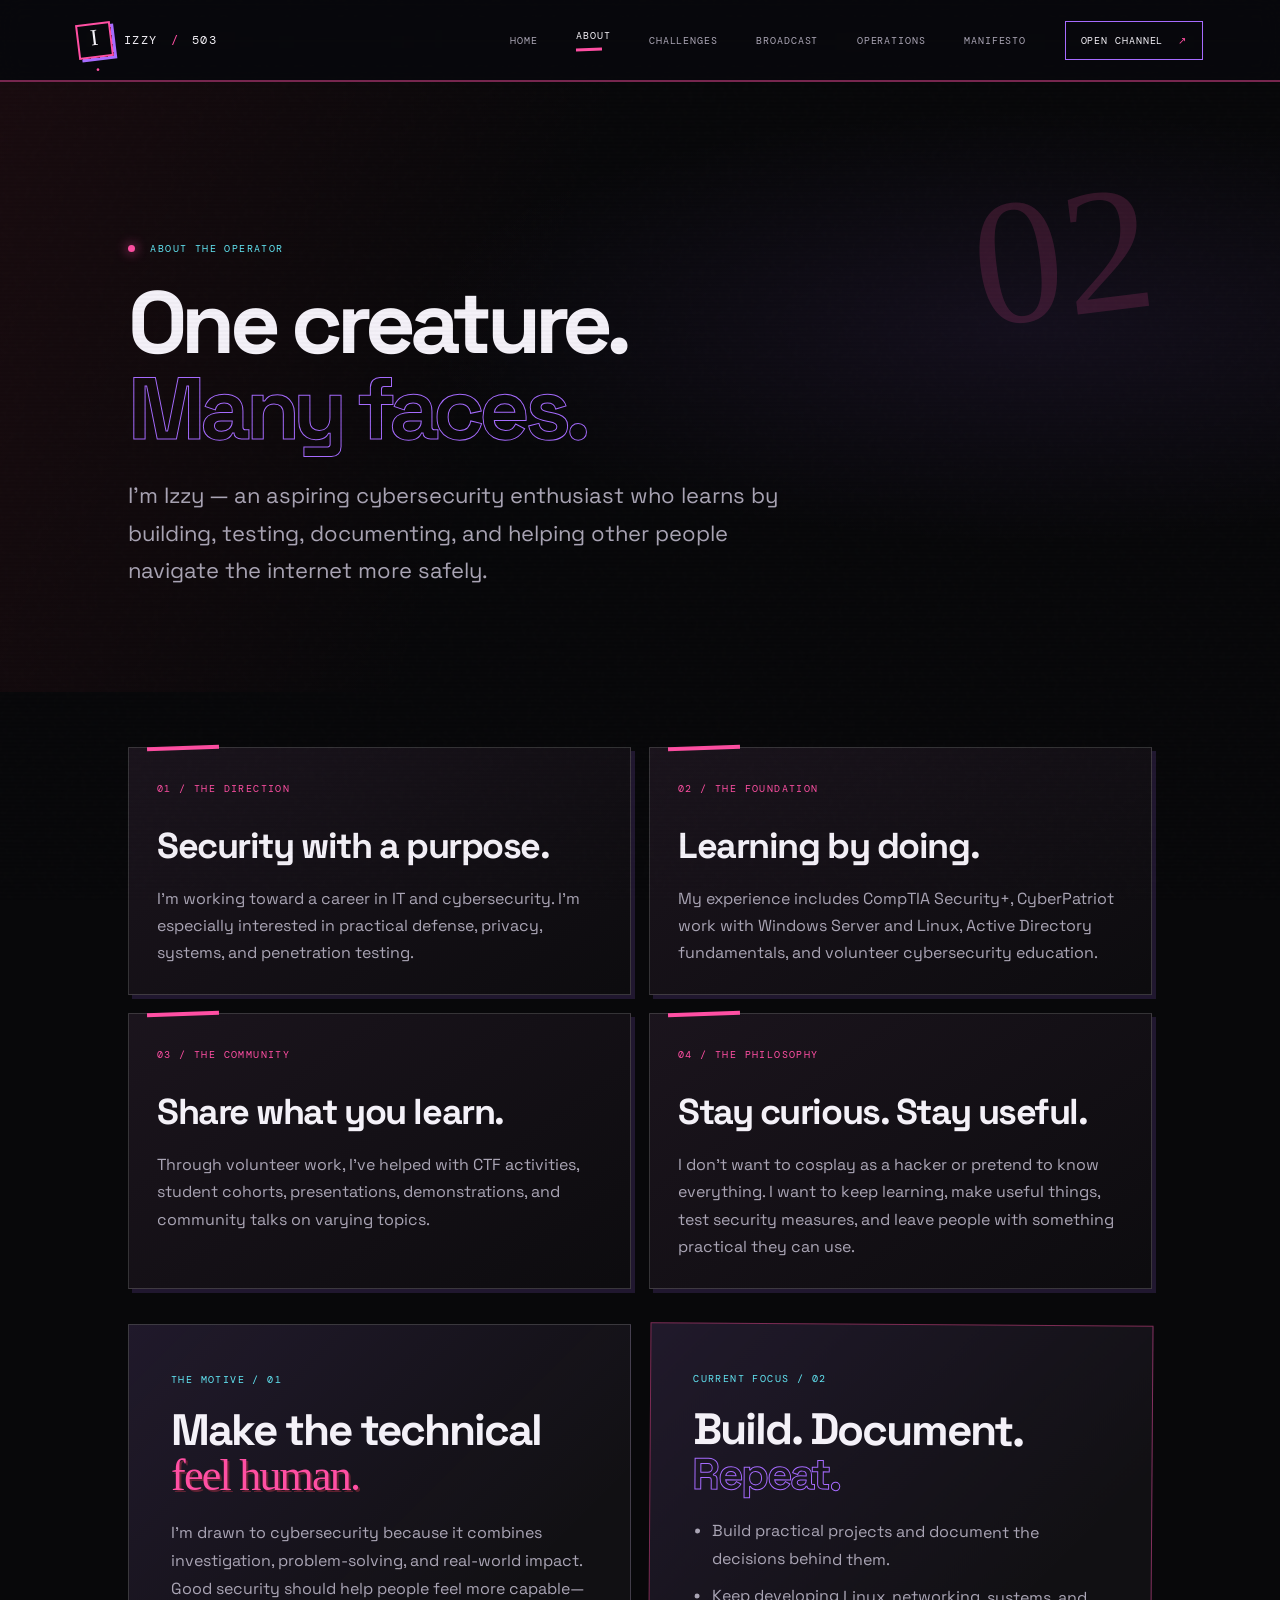
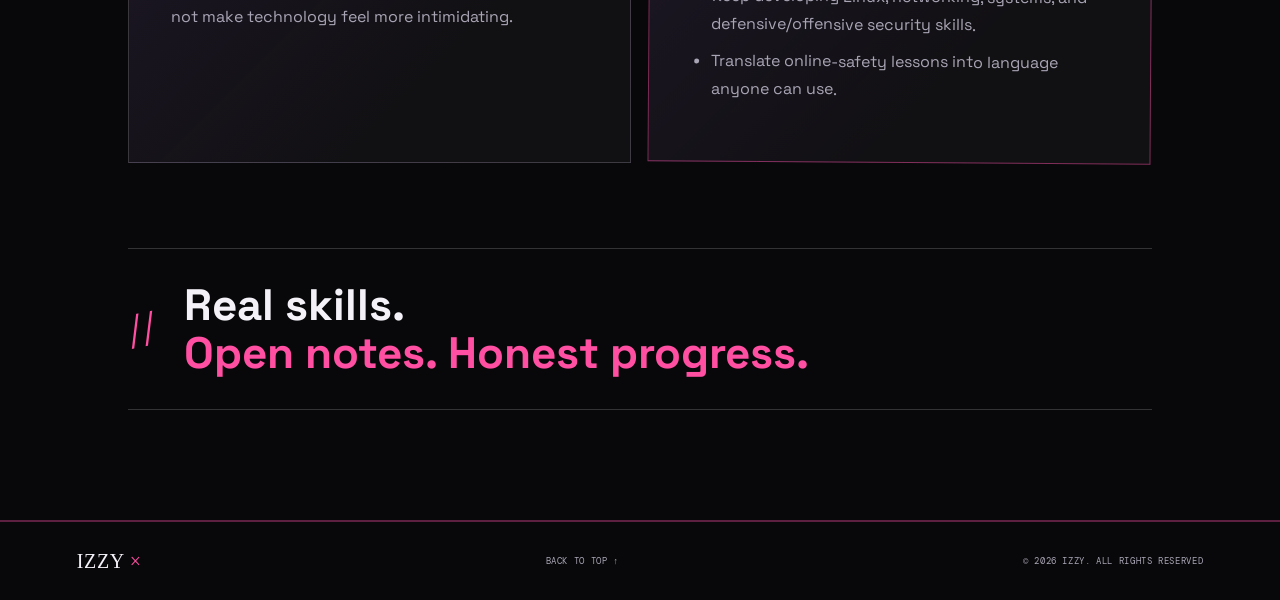
<file: about.html>
<!doctype html>
<html lang="en">
 <head>
  <meta charset="utf-8"/>
  <meta content="width=device-width, initial-scale=1" name="viewport"/>
  <meta content="#09090d" name="theme-color"/>
  <meta content="My independent corner of the internet: cybersecurity, creative technology, and projects built with intent." name="description"/>
  <title>
   About | IZZY503
  </title>
  <link href="style.css" rel="stylesheet"/>
  <script defer="" src="script.js">
  </script>
 </head>
 <body>
  <div aria-hidden="true" class="grain">
  </div>
  <div aria-hidden="true" class="glitch-overlay">
  </div>
  <header class="site-header">
   <a aria-label="Izzy home" class="brand" href="index.html">
    <span class="brand-mark">
     I
     <span>
      .
     </span>
    </span>
    <span class="brand-name">
     IZZY
     <span class="brand-slash">
      /
     </span>
     503
    </span>
   </a>
   <button aria-controls="site-nav" aria-expanded="false" aria-label="Open navigation" class="menu-toggle" type="button">
    <span>
    </span>
    <span>
    </span>
   </button>
   <nav aria-label="Main navigation" class="site-nav" id="site-nav">
    <a href="index.html">
     Home
    </a>
    <a aria-current="page" href="about.html">
     About
    </a>
    <a href="challenges.html">
     Challenges
    </a>
    <a href="broadcast.html">
     Broadcast
    </a>
    <a href="operations.html">
     Operations
    </a>
    <a href="manifesto.html">
     Manifesto
    </a>
    <a class="nav-contact" href="contact.html">
     Open channel
     <span>
      ↗
     </span>
    </a>
   </nav>
  </header>
  <main>
   <section class="page-hero">
    <span class="page-number">
     02
    </span>
    <p class="eyebrow">
     <span class="status-dot">
     </span>
     ABOUT THE OPERATOR
    </p>
    <h1>
     One creature.
     <br/>
     <span class="outline-word">
      Many faces.
     </span>
    </h1>
    <p class="lede">
     I’m Izzy — an aspiring cybersecurity enthusiast who learns by building, testing, documenting, and helping other people navigate the internet more safely.
    </p>
   </section>
   <section class="content-section">
    <div class="content-grid">
     <article class="panel">
      <span class="micro">
       01 / THE DIRECTION
      </span>
      <h2>
       Security with a purpose.
      </h2>
      <p>
       I’m working toward a career in IT and cybersecurity. I’m especially interested in practical defense, privacy, systems, and penetration testing.
      </p>
     </article>
     <article class="panel">
      <span class="micro">
       02 / THE FOUNDATION
      </span>
      <h2>
       Learning by doing.
      </h2>
      <p>
       My experience includes CompTIA Security+, CyberPatriot work with Windows Server and Linux, Active Directory fundamentals, and volunteer cybersecurity education.
      </p>
     </article>
     <article class="panel">
      <span class="micro">
       03 / THE COMMUNITY
      </span>
      <h2>
       Share what you learn.
      </h2>
      <p>
       Through volunteer work, I’ve helped with CTF activities, student cohorts, presentations, demonstrations, and community talks on varying topics.
      </p>
     </article>
     <article class="panel">
      <span class="micro">
       04 / THE PHILOSOPHY
      </span>
      <h2>
       Stay curious. Stay useful.
      </h2>
      <p>
       I don’t want to cosplay as a hacker or pretend to know everything. I want to keep learning, make useful things, test security measures, and leave people with something practical they can use.
      </p>
     </article>
    </div>
    <section class="about-story-grid">
     <article class="story-note">
      <span class="micro">
       THE MOTIVE / 01
      </span>
      <h2>
       Make the technical
       <br/>
       <span class="marker-word">
        feel human.
       </span>
      </h2>
      <p>
       I’m drawn to cybersecurity because it combines investigation, problem-solving, and real-world impact. Good security should help people feel more capable—not make technology feel more intimidating.
      </p>
     </article>
     <article class="story-note story-note-marked">
      <span class="micro">
       CURRENT FOCUS / 02
      </span>
      <h2>
       Build. Document.
       <br/>
       <span class="outline-word">
        Repeat.
       </span>
      </h2>
      <ul class="focus-list">
       <li>
        Build practical projects and document the decisions behind them.
       </li>
       <li>
        Keep developing Linux, networking, systems, and defensive/offensive security skills.
       </li>
       <li>
        Translate online-safety lessons into language anyone can use.
       </li>
      </ul>
     </article>
    </section>
    <div class="manifesto">
     <span class="manifesto-mark">
      //
     </span>
     <p>
      Real skills.
      <br/>
      <em>
       Open notes. Honest progress.
      </em>
     </p>
    </div>
   </section>
  </main>
  <footer class="site-footer">
   <a class="footer-brand" href="index.html">
    IZZY
    <span>
     ×
    </span>
   </a>
   <a class="back-top" href="#top">
    BACK TO TOP ↑
   </a>
   <span class="footer-year">
    ©
    <span id="year">
     2026
    </span>
    IZZY. ALL RIGHTS RESERVED
   </span>
  </footer>
 </body>
</html>
</file>
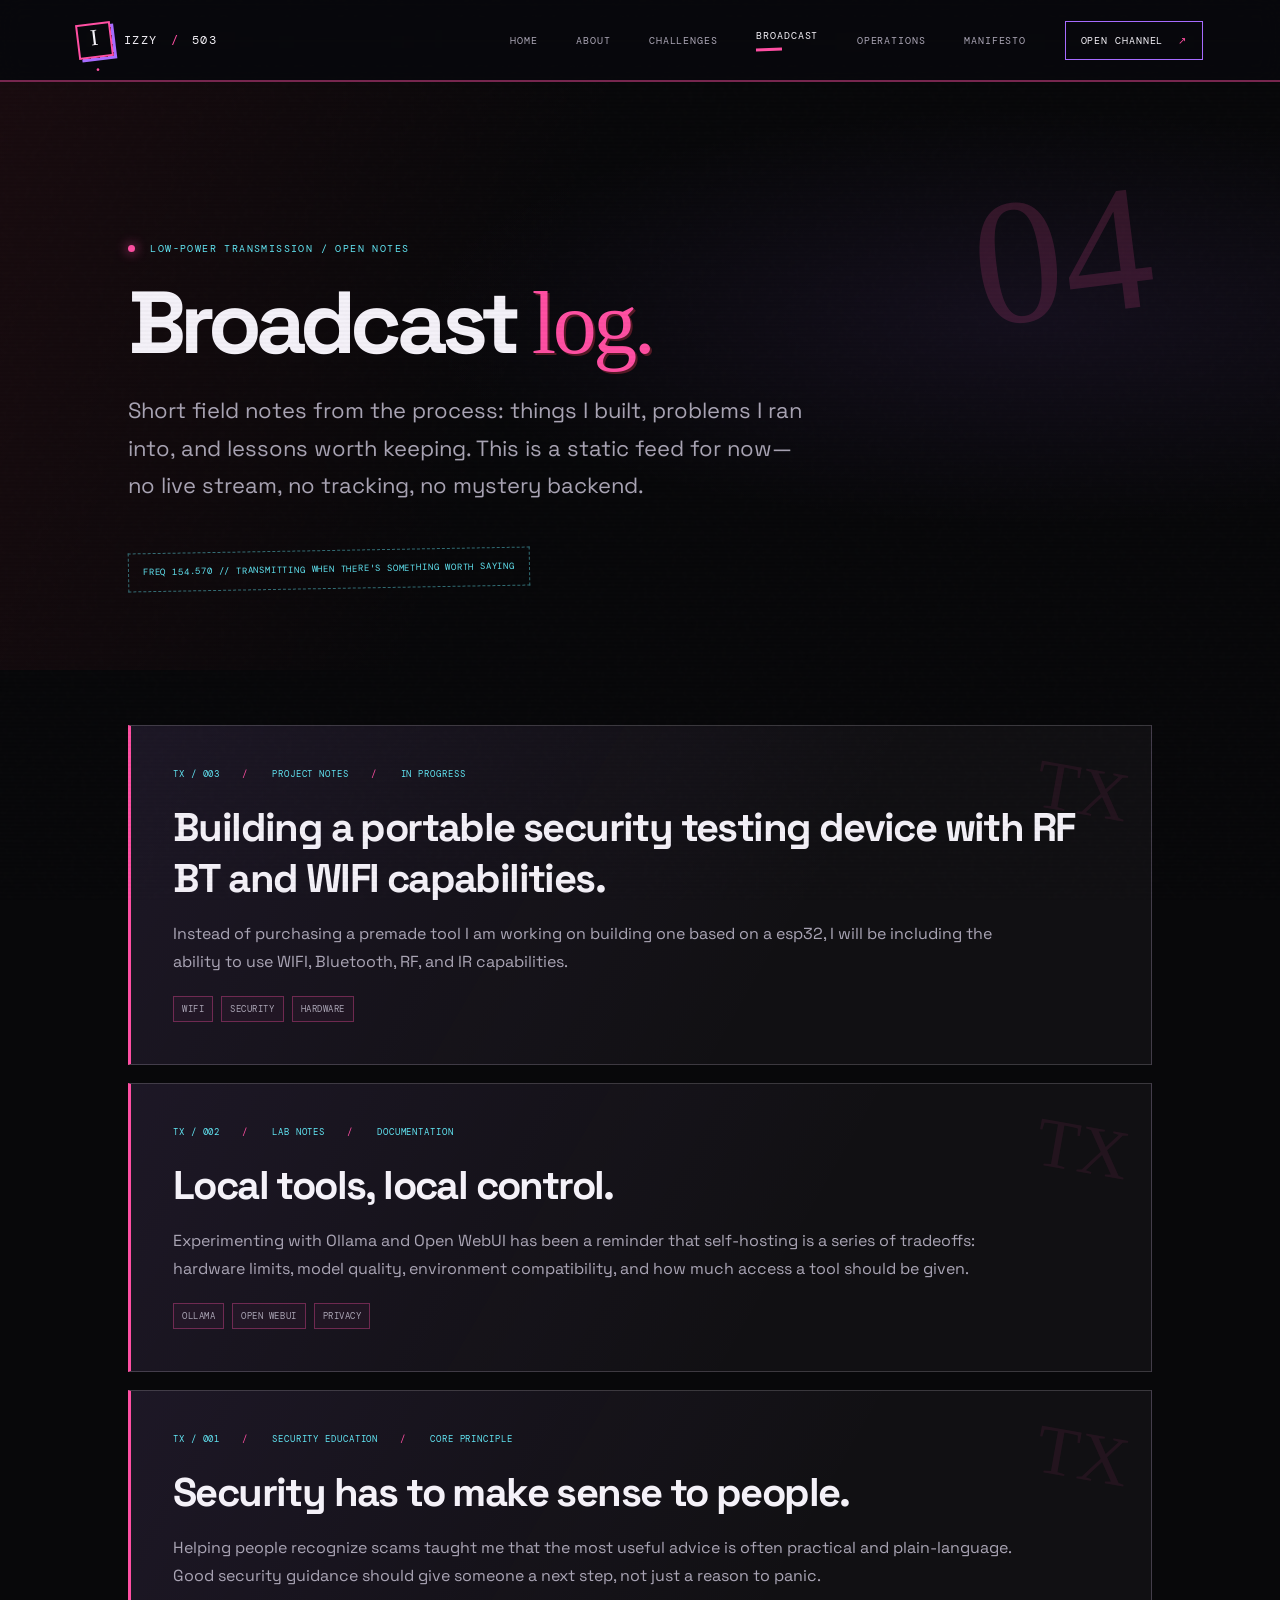
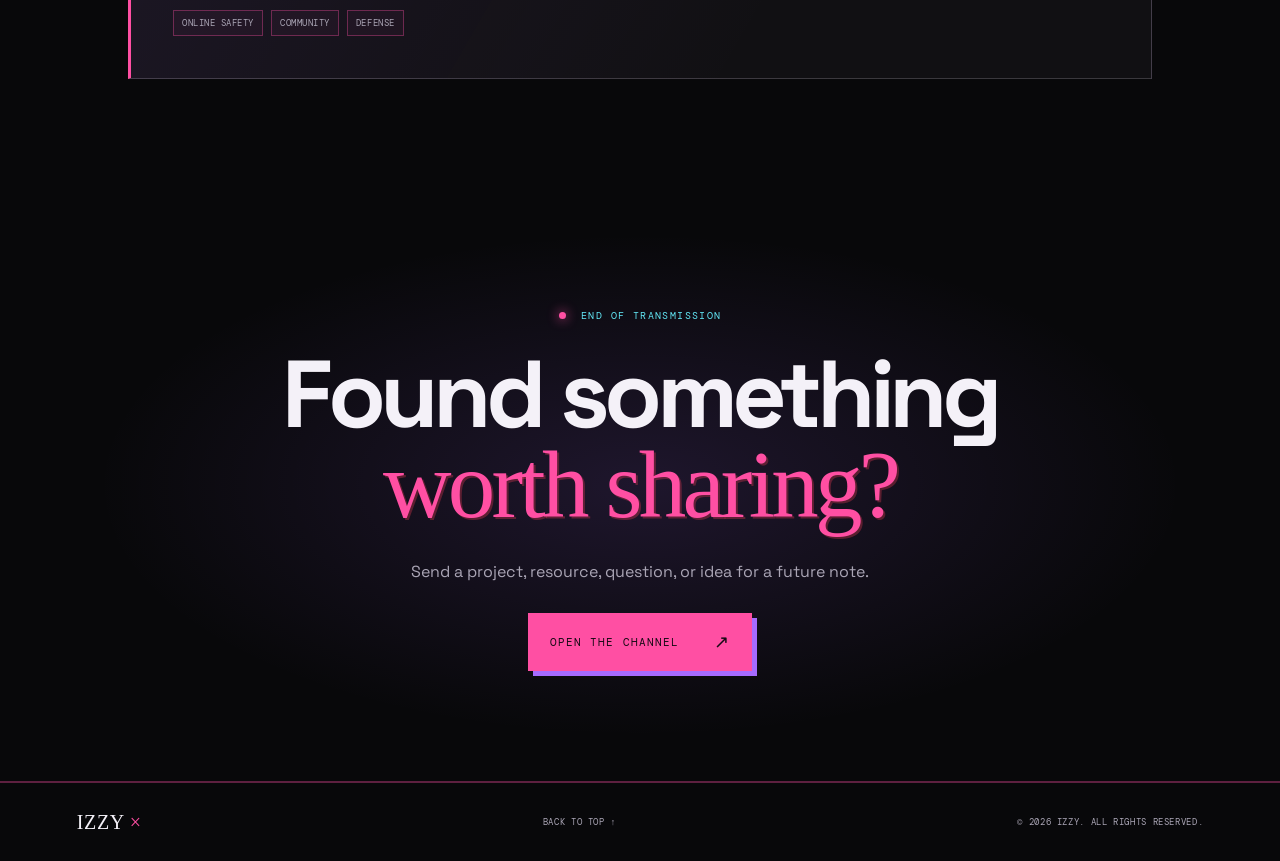
<file: broadcast.html>
<!doctype html>
<html lang="en">
 <head>
  <meta charset="utf-8"/>
  <meta content="width=device-width, initial-scale=1" name="viewport"/>
  <meta content="#09090d" name="theme-color"/>
  <meta content="Small transmissions from Izzy's cybersecurity learning, projects, and lab notes." name="description"/>
  <title>
   Broadcast | IZZY503
  </title>
  <link href="style.css" rel="stylesheet"/>
  <script defer="" src="script.js">
  </script>
 </head>
 <body>
  <div aria-hidden="true" class="grain">
  </div>
  <div aria-hidden="true" class="glitch-overlay">
  </div>
  <header class="site-header">
   <a aria-label="Izzy home" class="brand" href="index.html">
    <span class="brand-mark">
     I
     <span>
      .
     </span>
    </span>
    <span class="brand-name">
     IZZY
     <span class="brand-slash">
      /
     </span>
     503
    </span>
   </a>
   <button aria-controls="site-nav" aria-expanded="false" aria-label="Open navigation" class="menu-toggle" type="button">
    <span>
    </span>
    <span>
    </span>
   </button>
   <nav aria-label="Main navigation" class="site-nav" id="site-nav">
    <a href="index.html">
     Home
    </a>
    <a href="about.html">
     About
    </a>
    <a href="challenges.html">
     Challenges
    </a>
    <a aria-current="page" href="broadcast.html">
     Broadcast
    </a>
    <a href="operations.html">
     Operations
    </a>
    <a href="manifesto.html">
     Manifesto
    </a>
    <a class="nav-contact" href="contact.html">
     Open channel
     <span>
      ↗
     </span>
    </a>
   </nav>
  </header>
  <main>
   <section class="page-hero broadcast-hero">
    <span class="page-number">
     04
    </span>
    <p class="eyebrow">
     <span class="status-dot">
     </span>
     LOW-POWER TRANSMISSION / OPEN NOTES
    </p>
    <h1>
     Broadcast
     <span class="marker-word">
      log.
     </span>
    </h1>
    <p class="lede">
     Short field notes from the process: things I built, problems I ran into, and lessons worth keeping. This is a static feed for now—no live stream, no tracking, no mystery backend.
    </p>
    <div class="broadcast-frequency">
     FREQ 154.570 // TRANSMITTING WHEN THERE'S SOMETHING WORTH SAYING
    </div>
   </section>
   <section class="content-section">
    <div class="transmission-list">
     <article class="transmission">
      <div class="transmission-meta">
       <span>
        TX / 003
       </span>
       <span>
        PROJECT NOTES
       </span>
       <span>
        IN PROGRESS
       </span>
      </div>
      <h2>
       Building a portable security testing device with RF BT and WIFI capabilities.
      </h2>
      <p>
       Instead of purchasing a premade tool I am working on building one based on a esp32, I will be including the ability to use WIFI, Bluetooth, RF, and IR capabilities.
      </p>
      <div class="tag-list">
       <span>
        WIFI
       </span>
       <span>
        SECURITY
       </span>
       <span>
        HARDWARE
       </span>
      </div>
     </article>
     <article class="transmission">
      <div class="transmission-meta">
       <span>
        TX / 002
       </span>
       <span>
        LAB NOTES
       </span>
       <span>
        DOCUMENTATION
       </span>
      </div>
      <h2>
       Local tools, local control.
      </h2>
      <p>
       Experimenting with Ollama and Open WebUI has been a reminder that self-hosting is a series of tradeoffs: hardware limits, model quality, environment compatibility, and how much access a tool should be given.
      </p>
      <div class="tag-list">
       <span>
        OLLAMA
       </span>
       <span>
        OPEN WEBUI
       </span>
       <span>
        PRIVACY
       </span>
      </div>
     </article>
     <article class="transmission">
      <div class="transmission-meta">
       <span>
        TX / 001
       </span>
       <span>
        SECURITY EDUCATION
       </span>
       <span>
        CORE PRINCIPLE
       </span>
      </div>
      <h2>
       Security has to make sense to people.
      </h2>
      <p>
       Helping people recognize scams taught me that the most useful advice is often practical and plain-language. Good security guidance should give someone a next step, not just a reason to panic.
      </p>
      <div class="tag-list">
       <span>
        ONLINE SAFETY
       </span>
       <span>
        COMMUNITY
       </span>
       <span>
        DEFENSE
       </span>
      </div>
     </article>
    </div>
   </section>
   <section class="contact-section">
    <div class="contact-inner">
     <p class="eyebrow">
      <span class="status-dot">
      </span>
      END OF TRANSMISSION
     </p>
     <h2>
      Found something
      <br/>
      <span class="marker-word">
       worth sharing?
      </span>
     </h2>
     <p>
      Send a project, resource, question, or idea for a future note.
     </p>
     <a class="contact-button" href="contact.html">
      OPEN THE CHANNEL
      <span>
       ↗
      </span>
     </a>
    </div>
   </section>
  </main>
  <footer class="site-footer">
   <a class="footer-brand" href="index.html">
    IZZY
    <span>
     ×
    </span>
   </a>
   <a class="back-top" href="#top">
    BACK TO TOP ↑
   </a>
   <span class="footer-year">
    ©
    <span id="year">
     2026
    </span>
    IZZY. ALL RIGHTS RESERVED.
   </span>
  </footer>
 </body>
</html>
</file>
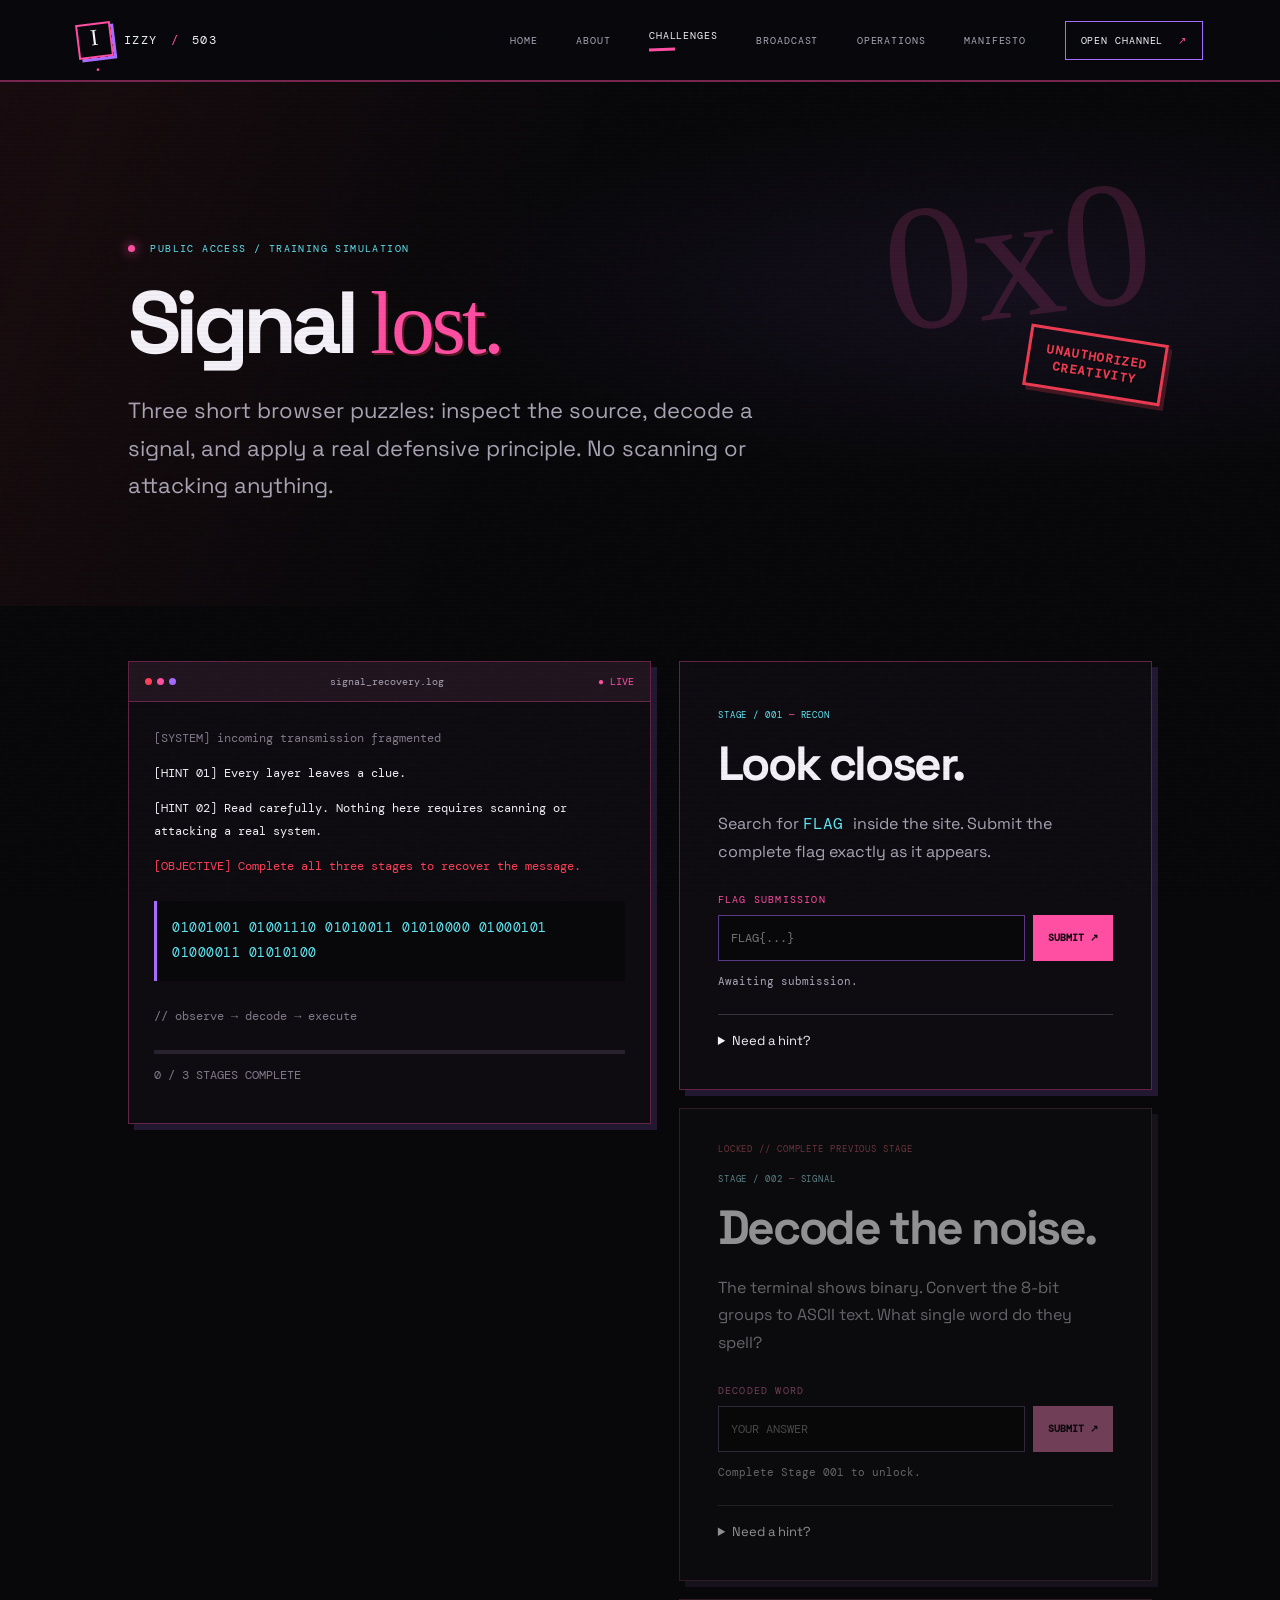
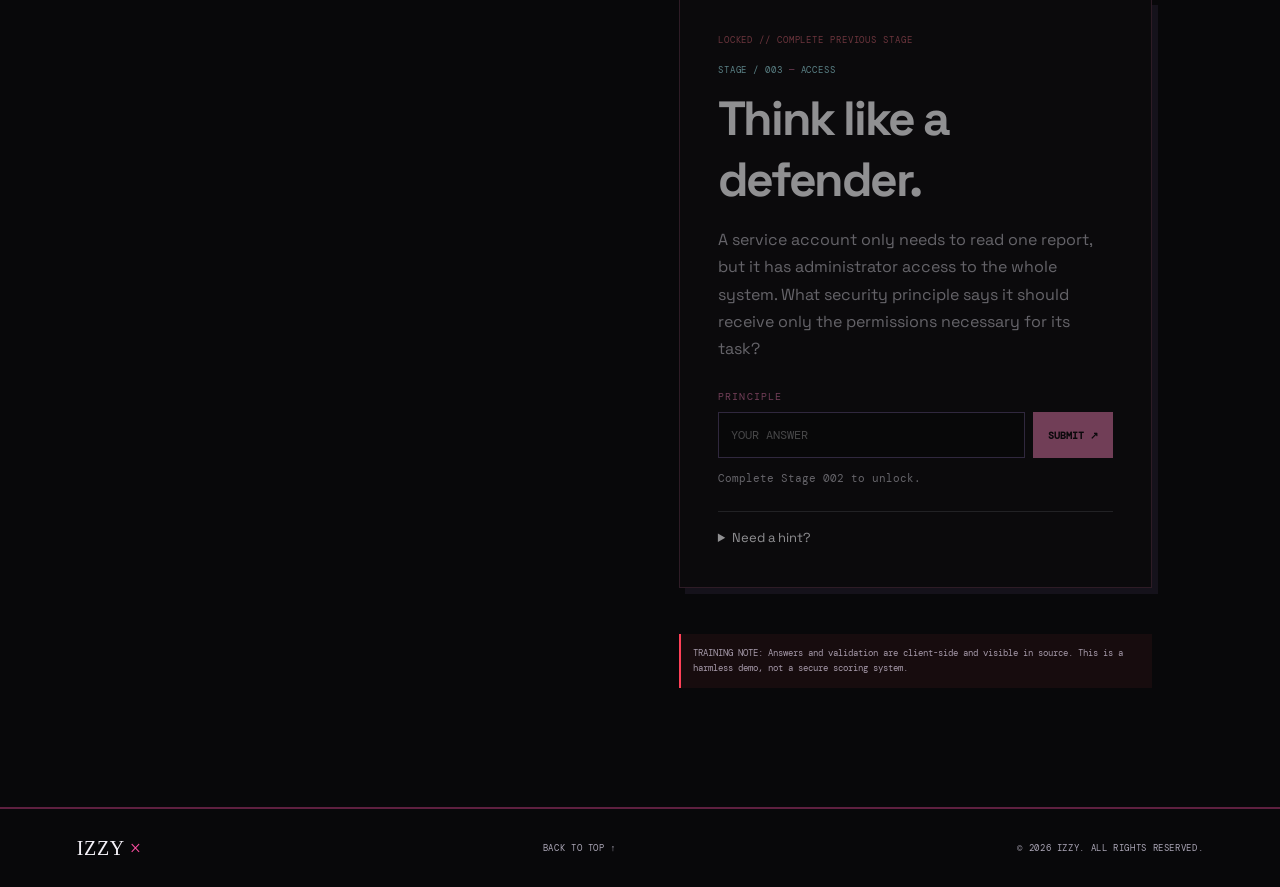
<file: challenges.html>
<!doctype html>
<html lang="en">
 <head>
  <meta charset="utf-8"/>
  <meta content="width=device-width, initial-scale=1" name="viewport"/>
  <meta content="#09090d" name="theme-color"/>
  <meta content="A tiny browser-based beginner CTF challenge from Izzy / Online." name="description"/>
  <title>
   Signal Lost | Challenges — IZZY503
  </title>
  <link href="style.css" rel="stylesheet"/>
  <script defer="" src="script.js">
  </script>
 </head>
 <body>
  <div aria-hidden="true" class="grain">
  </div>
  <div aria-hidden="true" class="glitch-overlay">
  </div>
  <header class="site-header">
   <a aria-label="Izzy home" class="brand" href="index.html">
    <span class="brand-mark">
     I
     <span>
      .
     </span>
    </span>
    <span class="brand-name">
     IZZY
     <span class="brand-slash">
      /
     </span>
     503
    </span>
   </a>
   <button aria-controls="site-nav" aria-expanded="false" aria-label="Open navigation" class="menu-toggle" type="button">
    <span>
    </span>
    <span>
    </span>
   </button>
   <nav aria-label="Main navigation" class="site-nav" id="site-nav">
    <a href="index.html">
     Home
    </a>
    <a href="about.html">
     About
    </a>
    <a aria-current="page" href="challenges.html">
     Challenges
    </a>
    <a href="broadcast.html">
     Broadcast
    </a>
    <a href="operations.html">
     Operations
    </a>
    <a href="manifesto.html">
     Manifesto
    </a>
    <a class="nav-contact" href="contact.html">
     Open channel
     <span>
      ↗
     </span>
    </a>
   </nav>
  </header>
  <main>
   <section class="page-hero challenge-hero">
    <span class="page-number">
     0x0
    </span>
    <p class="eyebrow">
     <span class="status-dot">
     </span>
     PUBLIC ACCESS / TRAINING SIMULATION
    </p>
    <h1>
     Signal
     <span class="marker-word">
      lost.
     </span>
    </h1>
    <p class="lede">
     Three short browser puzzles: inspect the source, decode a signal, and apply a real defensive principle. No scanning or attacking anything.
    </p>
    <div class="deface-stamp">
     UNAUTHORIZED
     <br/>
     CREATIVITY
    </div>
   </section>
   <section class="content-section challenge-layout challenge-arc">
    <div class="challenge-terminal">
     <div class="terminal-bar">
      <span class="terminal-dots">
       <i>
       </i>
       <i>
       </i>
       <i>
       </i>
      </span>
      <span>
       signal_recovery.log
      </span>
      <span class="terminal-live">
       ● LIVE
      </span>
     </div>
     <div class="terminal-body">
      <p class="terminal-muted">
       [SYSTEM] incoming transmission fragmented
      </p>
      <p>
       [HINT 01] Every layer leaves a clue.
      </p>
      <p>
       [HINT 02] Read carefully. Nothing here requires scanning or attacking a real system.
      </p>
      <p class="terminal-red">
       [OBJECTIVE] Complete all three stages to recover the message.
      </p>
      <div aria-label="Binary message" class="terminal-scramble">
       01001001 01001110 01010011 01010000 01000101 01000011 01010100
      </div>
      <p class="terminal-muted">
       // observe → decode → execute
      </p>
      <div class="challenge-progress">
       <span id="challenge-progress-bar">
       </span>
      </div>
      <p class="terminal-muted" id="challenge-progress-label">
       0 / 3 STAGES COMPLETE
      </p>
     </div>
    </div>
    <div class="challenge-stages">
     <article class="challenge-card stage-card" data-stage="1">
      <p class="work-type">
       STAGE / 001
       <span>
        —
       </span>
       RECON
      </p>
      <h2>
       Look closer.
      </h2>
      <p>
       Search for
       <code>
        FLAG
       </code>
       inside the site. Submit the complete flag exactly as it appears.
      </p>
      <label for="flag-input">
       FLAG SUBMISSION
      </label>
      <form class="flag-form" data-answer="FLAG{SOURCE_OF_THE_SIGNAL}" id="flag-form">
       <input autocomplete="off" id="flag-input" name="flag" placeholder="FLAG{...}" required="" spellcheck="false" type="text"/>
       <button type="submit">
        SUBMIT ↗
       </button>
      </form>
      <p aria-live="polite" class="flag-feedback" id="flag-feedback">
       Awaiting submission.
      </p>
      <details class="hint-details">
       <summary>
        Need a hint?
       </summary>
       <p>
        Right-click the page, choose
        <strong>
         View Page Source
        </strong>
        , then use Ctrl+F to search for
        <code>
         FLAG
        </code>
        .
       </p>
      </details>
     </article>
     <article class="challenge-card stage-card is-locked" data-stage="2">
      <p class="work-type">
       STAGE / 002
       <span>
        —
       </span>
       SIGNAL
      </p>
      <h2>
       Decode the noise.
      </h2>
      <p>
       The terminal shows binary. Convert the 8-bit groups to ASCII text. What single word do they spell?
      </p>
      <label for="signal-input">
       DECODED WORD
      </label>
      <form class="flag-form stage-form" data-answer="INSPECT">
       <input autocomplete="off" disabled="" id="signal-input" placeholder="YOUR ANSWER" required="" type="text"/>
       <button disabled="" type="submit">
        SUBMIT ↗
       </button>
      </form>
      <p aria-live="polite" class="flag-feedback stage-feedback">
       Complete Stage 001 to unlock.
      </p>
      <details class="hint-details">
       <summary>
        Need a hint?
       </summary>
       <p>
        Each 8-bit group represents one character. An ASCII table or a short script can translate the groups.
       </p>
      </details>
     </article>
     <article class="challenge-card stage-card is-locked" data-stage="3">
      <p class="work-type">
       STAGE / 003
       <span>
        —
       </span>
       ACCESS
      </p>
      <h2>
       Think like a defender.
      </h2>
      <p>
       A service account only needs to read one report, but it has administrator access to the whole system. What security principle says it should receive only the permissions necessary for its task?
      </p>
      <label for="access-input">
       PRINCIPLE
      </label>
      <form class="flag-form stage-form" data-answer="LEAST PRIVILEGE">
       <input autocomplete="off" disabled="" id="access-input" placeholder="YOUR ANSWER" required="" type="text"/>
       <button disabled="" type="submit">
        SUBMIT ↗
       </button>
      </form>
      <p aria-live="polite" class="flag-feedback stage-feedback">
       Complete Stage 002 to unlock.
      </p>
      <details class="hint-details">
       <summary>
        Need a hint?
       </summary>
       <p>
        Think of the word “least” and the permissions a user or service actually needs.
       </p>
      </details>
     </article>
     <p class="challenge-warning">
      TRAINING NOTE: Answers and validation are client-side and visible in source. This is a harmless demo, not a secure scoring system.
     </p>
     <div class="challenge-complete" hidden="" id="challenge-complete">
      <span class="micro">
       TRANSMISSION RECOVERED
      </span>
      <h2>
       Good work, operator.
      </h2>
      <p>
       You observed, decoded, and applied a defensive principle. Curiosity is useful when it comes with good judgment.
      </p>
      <a class="text-link" href="operations.html">
       EXPLORE THE PROJECTS
       <span>
        ↗
       </span>
      </a>
     </div>
    </div>
   </section>
  </main>
  <footer class="site-footer">
   <a class="footer-brand" href="index.html">
    IZZY
    <span>
     ×
    </span>
   </a>
   <a class="back-top" href="#top">
    BACK TO TOP ↑
   </a>
   <span class="footer-year">
    ©
    <span id="year">
     2026
    </span>
    IZZY. ALL RIGHTS RESERVED.
   </span>
  </footer>
  <!-- STAGE 001 FLAG: FLAG{SOURCE_OF_THE_SIGNAL} -->
 </body>
</html>
</file>
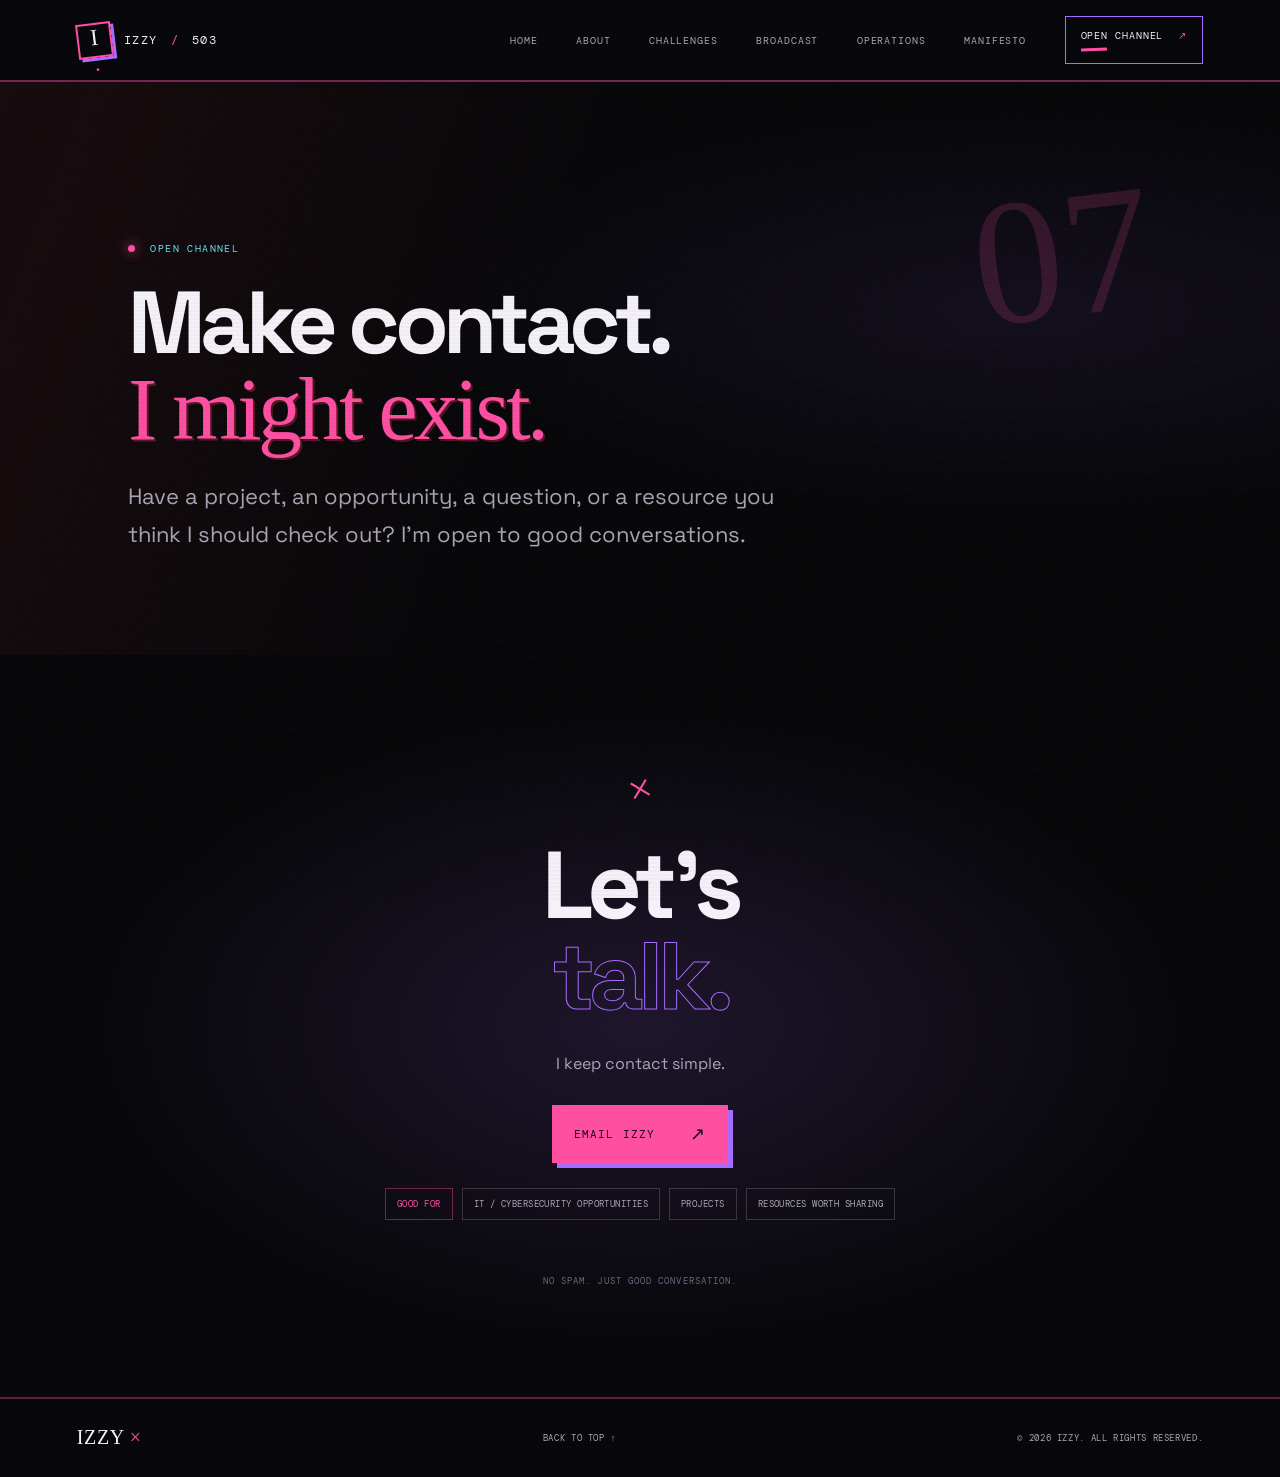
<file: contact.html>
<!doctype html>
<html lang="en">
 <head>
  <meta charset="utf-8"/>
  <meta content="width=device-width, initial-scale=1" name="viewport"/>
  <meta content="#09090d" name="theme-color"/>
  <meta content="Izzy's independent corner of the internet: cybersecurity, creative technology, and projects built with intent." name="description"/>
  <title>
   Contact | IZZY503
  </title>
  <link href="style.css" rel="stylesheet"/>
  <script defer="" src="script.js">
  </script>
 </head>
 <body>
  <div aria-hidden="true" class="grain">
  </div>
  <div aria-hidden="true" class="glitch-overlay">
  </div>
  <header class="site-header">
   <a aria-label="Izzy home" class="brand" href="index.html">
    <span class="brand-mark">
     I
     <span>
      .
     </span>
    </span>
    <span class="brand-name">
     IZZY
     <span class="brand-slash">
      /
     </span>
     503
    </span>
   </a>
   <button aria-controls="site-nav" aria-expanded="false" aria-label="Open navigation" class="menu-toggle" type="button">
    <span>
    </span>
    <span>
    </span>
   </button>
   <nav aria-label="Main navigation" class="site-nav" id="site-nav">
    <a href="index.html">
     Home
    </a>
    <a href="about.html">
     About
    </a>
    <a href="challenges.html">
     Challenges
    </a>
    <a href="broadcast.html">
     Broadcast
    </a>
    <a href="operations.html">
     Operations
    </a>
    <a href="manifesto.html">
     Manifesto
    </a>
    <a aria-current="page" class="nav-contact" href="contact.html">
     Open channel
     <span>
      ↗
     </span>
    </a>
   </nav>
  </header>
  <main>
   <section class="page-hero">
    <span class="page-number">
     07
    </span>
    <p class="eyebrow">
     <span class="status-dot">
     </span>
     OPEN CHANNEL
    </p>
    <h1>
     Make contact.
     <br/>
     <span class="marker-word">
      I might exist.
     </span>
    </h1>
    <p class="lede">
     Have a project, an opportunity, a question, or a resource you think I should check out? I’m open to good conversations.
    </p>
   </section>
   <section class="contact-section">
    <div class="contact-doodle">
     ×
    </div>
    <div class="contact-inner">
     <h2>
      Let’s
      <br/>
      <span class="outline-word">
       talk.
      </span>
     </h2>
     <p>
      I keep contact simple.
     </p>
     <a class="contact-button" href="mailto:IzzyLVA@proton.me">
      EMAIL IZZY
      <span>
       ↗
      </span>
     </a>
     <div class="contact-methods">
      <span>
       GOOD FOR
      </span>
      <span>
       IT / CYBERSECURITY OPPORTUNITIES
      </span>
      <span>
       PROJECTS
      </span>
      <span>
       RESOURCES WORTH SHARING
      </span>
     </div>
    </div>
    <div class="contact-side-note">
     NO SPAM. JUST GOOD CONVERSATION.
    </div>
   </section>
  </main>
  <footer class="site-footer">
   <a class="footer-brand" href="index.html">
    IZZY
    <span>
     ×
    </span>
   </a>
   <a class="back-top" href="#top">
    BACK TO TOP ↑
   </a>
   <span class="footer-year">
    ©
    <span id="year">
     2026
    </span>
    IZZY. ALL RIGHTS RESERVED.
   </span>
  </footer>
 </body>
</html>
</file>
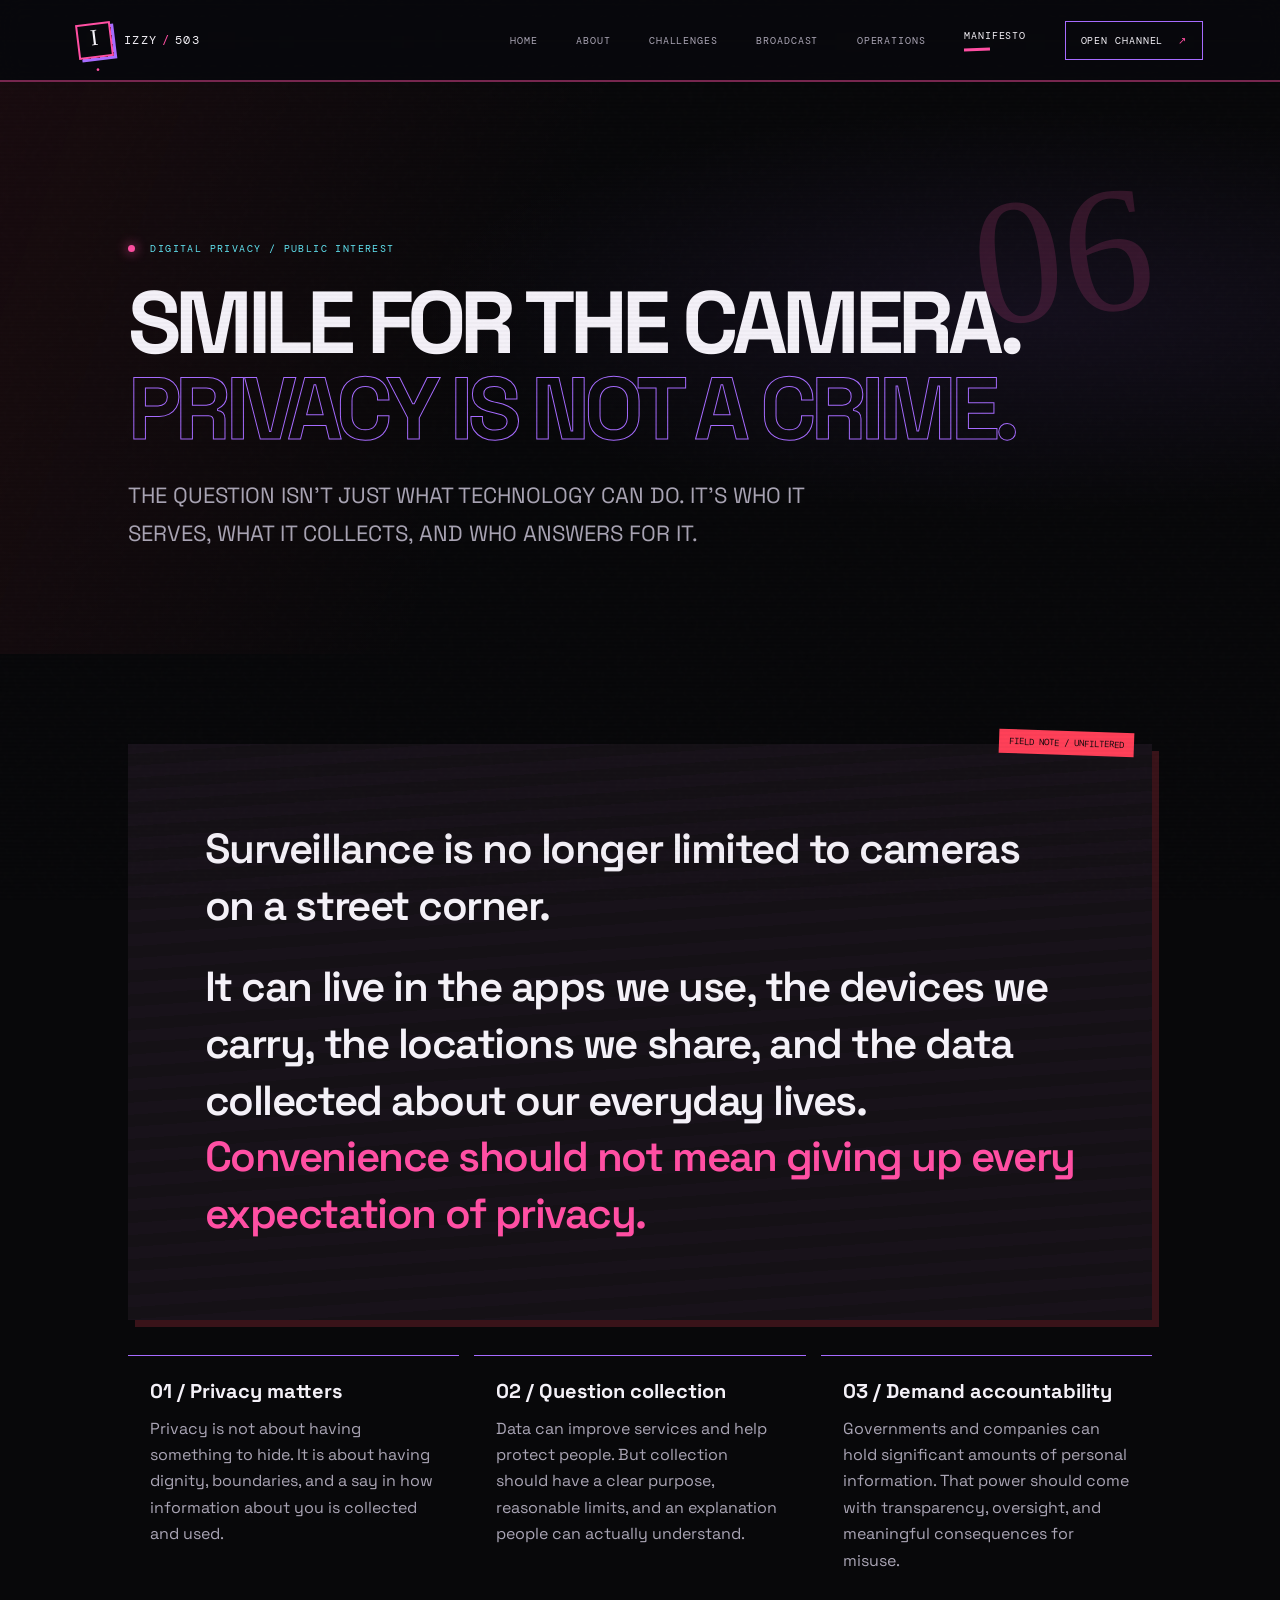
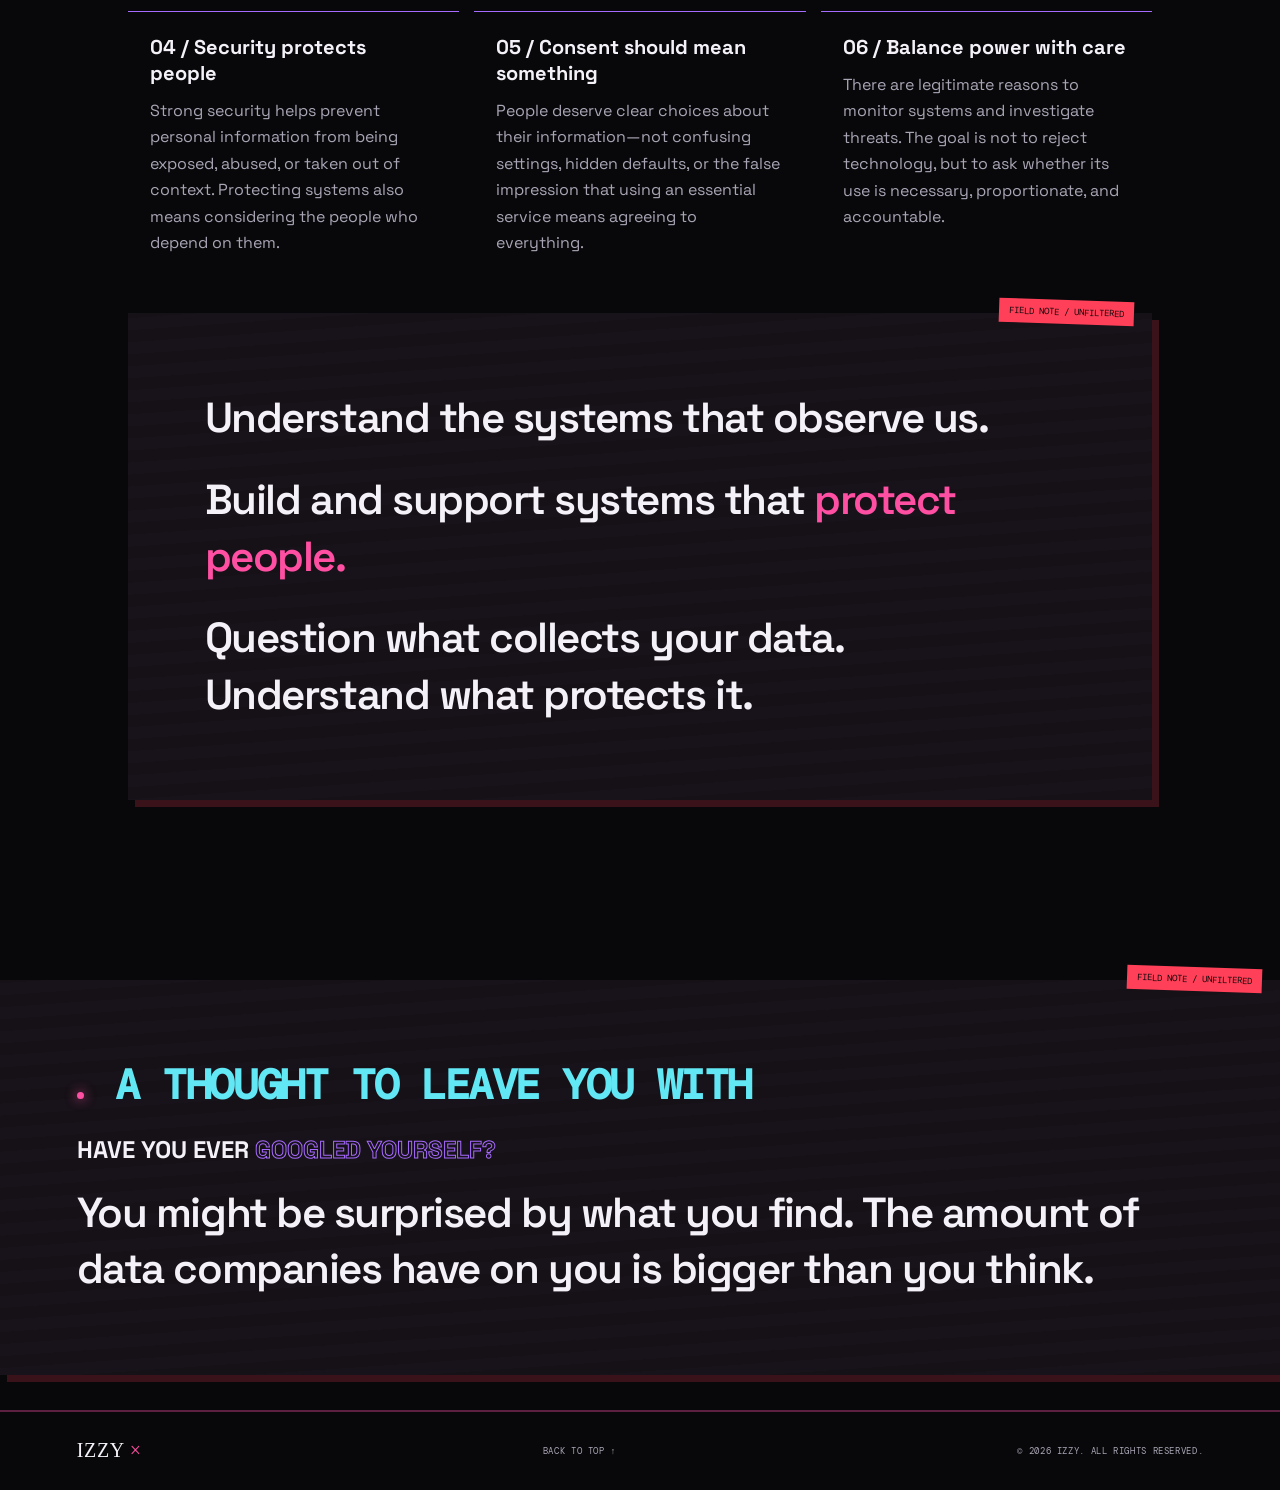
<file: manifesto.html>
<!doctype html>
<html lang="en">
 <head>
  <meta charset="utf-8"/>
  <meta content="width=device-width, initial-scale=1" name="viewport"/>
  <meta content="#09090d" name="theme-color"/>
  <meta content="A perspective on digital privacy, mass surveillance, accountability, and building technology that respects people." name="description"/>
  <title>Manifesto | IZZY503</title>
  <link href="style.css" rel="stylesheet"/>
  <script defer src="script.js"></script>
 </head>
 <body>
  <div aria-hidden="true" class="grain"></div>
  <div aria-hidden="true" class="glitch-overlay"></div>
  <header class="site-header">
   <a aria-label="Izzy home" class="brand" href="index.html">
    <span class="brand-mark">I<span>.</span></span>
    <span class="brand-name">IZZY<span class="brand-slash">/</span>503</span>
   </a>
   <button aria-controls="site-nav" aria-expanded="false" aria-label="Open navigation" class="menu-toggle" type="button">
    <span></span><span></span>
   </button>
   <nav aria-label="Main navigation" class="site-nav" id="site-nav">
    <a href="index.html">Home</a>
    <a href="about.html">About</a>
    <a href="challenges.html">Challenges</a>
    <a href="broadcast.html">Broadcast</a>
    <a href="operations.html">Operations</a>
    <a aria-current="page" href="manifesto.html">Manifesto</a>
    <a class="nav-contact" href="contact.html">Open channel <span>↗</span></a>
   </nav>
  </header>
  <main>
   <section class="page-hero">
    <span class="page-number">06</span>
    <p class="eyebrow"><span class="status-dot"></span> DIGITAL PRIVACY / PUBLIC INTEREST</p>
    <h1>SMILE FOR THE CAMERA.<br/><span class="outline-word">PRIVACY IS NOT A CRIME.</span></h1>
    <p class="lede">THE QUESTION ISN’T JUST WHAT TECHNOLOGY CAN DO. IT’S WHO IT SERVES, WHAT IT COLLECTS, AND WHO ANSWERS FOR IT.</p>
   </section>
   <section class="content-section">
    <div class="manifesto-block">
     <p>Surveillance is no longer limited to cameras on a street corner.</p>
     <p>It can live in the apps we use, the devices we carry, the locations we share, and the data collected about our everyday lives. <em>Convenience should not mean giving up every expectation of privacy.</em></p>
    </div>
    <div class="principles">
     <article class="principle">
      <strong>01 / Privacy matters</strong>
      <p>Privacy is not about having something to hide. It is about having dignity, boundaries, and a say in how information about you is collected and used.</p>
     </article>
     <article class="principle">
      <strong>02 / Question collection</strong>
      <p>Data can improve services and help protect people. But collection should have a clear purpose, reasonable limits, and an explanation people can actually understand.</p>
     </article>
     <article class="principle">
      <strong>03 / Demand accountability</strong>
      <p>Governments and companies can hold significant amounts of personal information. That power should come with transparency, oversight, and meaningful consequences for misuse.</p>
     </article>
     <article class="principle">
      <strong>04 / Security protects people</strong>
      <p>Strong security helps prevent personal information from being exposed, abused, or taken out of context. Protecting systems also means considering the people who depend on them.</p>
     </article>
     <article class="principle">
      <strong>05 / Consent should mean something</strong>
      <p>People deserve clear choices about their information—not confusing settings, hidden defaults, or the false impression that using an essential service means agreeing to everything.</p>
     </article>
     <article class="principle">
      <strong>06 / Balance power with care</strong>
      <p>There are legitimate reasons to monitor systems and investigate threats. The goal is not to reject technology, but to ask whether its use is necessary, proportionate, and accountable.</p>
     </article>
    </div>
    <div class="manifesto-block">
     <p>Understand the systems that observe us.</p>
     <p>Build and support systems that <em>protect people.</em></p>
     <p>Question what collects your data. Understand what protects it.</p>
    </div>
   </section>
  </main>
<section class="manifesto-block">
    <p class="eyebrow">
        <span class="status-dot"></span> A THOUGHT TO LEAVE YOU WITH
    </p>
    <h2>HAVE YOU EVER <span class="outline-word">GOOGLED YOURSELF?</span></h2>
    <p class="lede">
        You might be surprised by what you find.
        The amount of data companies have on you is bigger than you think.
    </p>
</section>
  <footer class="site-footer">
   <a class="footer-brand" href="index.html">IZZY <span>×</span></a>
   <a class="back-top" href="#top">BACK TO TOP ↑</a>
   <span class="footer-year">© <span id="year">2026</span> IZZY. ALL RIGHTS RESERVED.</span>
  </footer>
 </body>
</html>
</file>
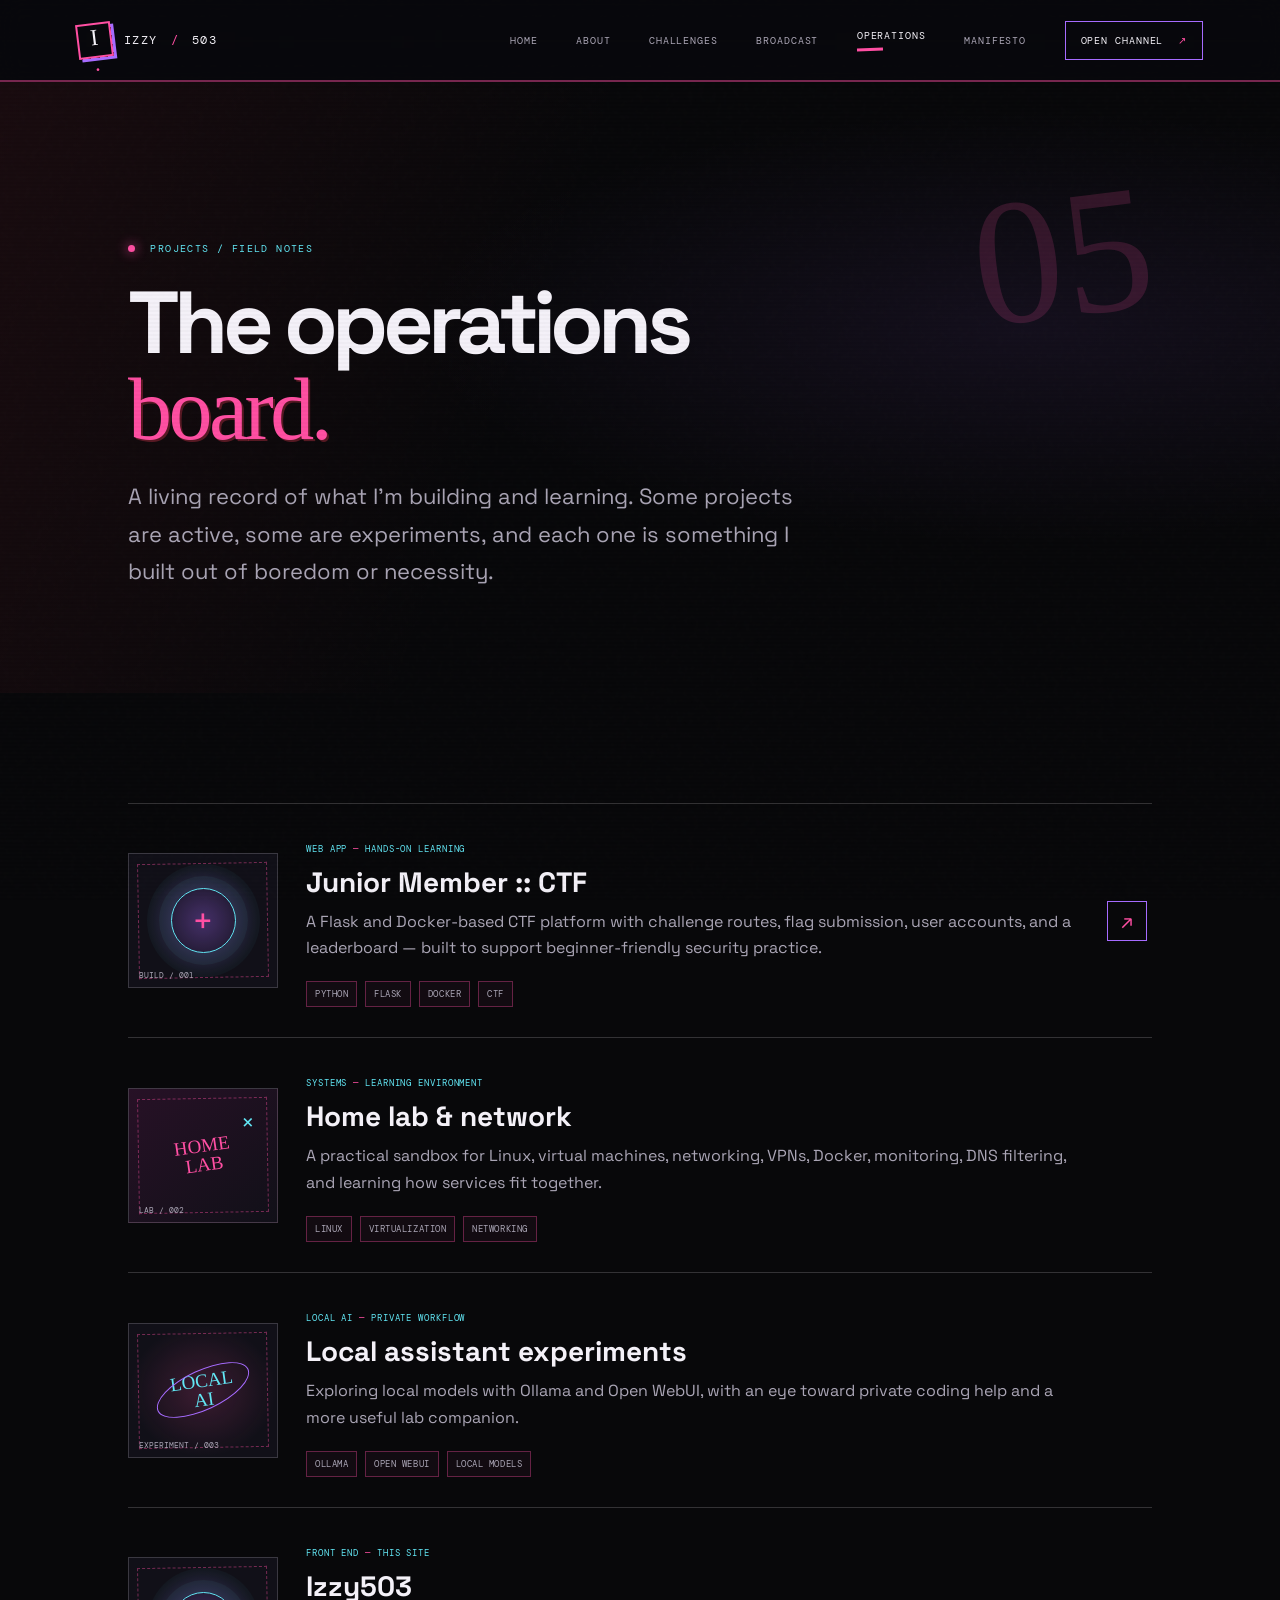
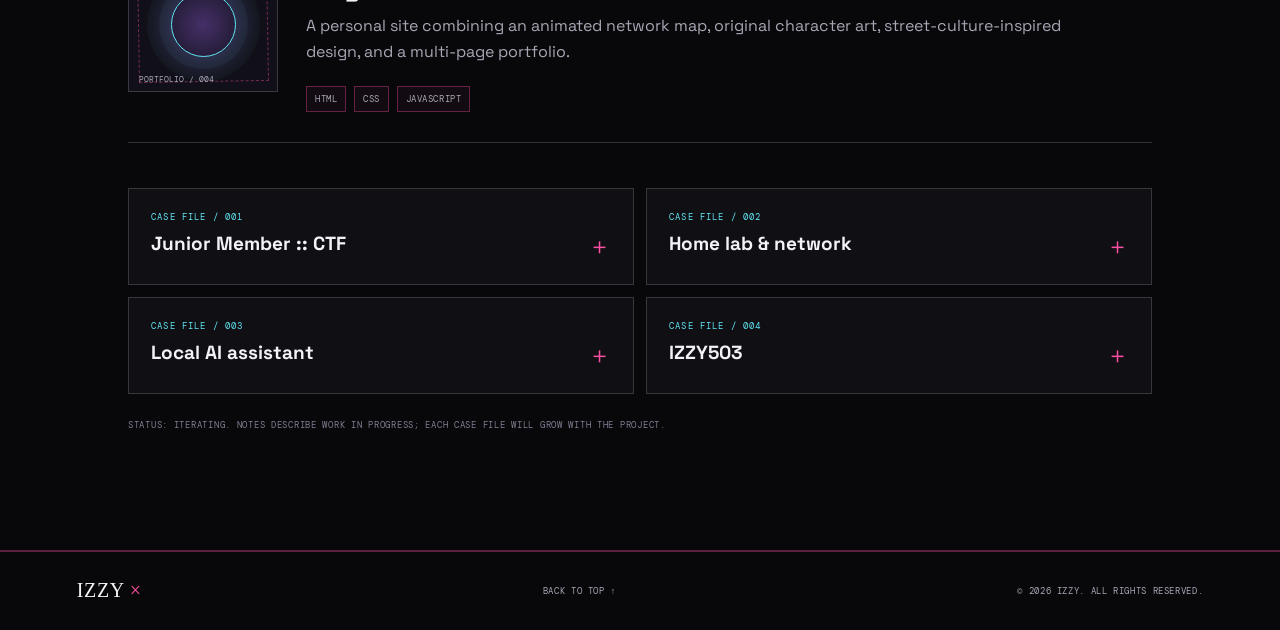
<file: operations.html>
<!doctype html>
<html lang="en">
 <head>
  <meta charset="utf-8"/>
  <meta content="width=device-width, initial-scale=1" name="viewport"/>
  <meta content="#09090d" name="theme-color"/>
  <meta content="Izzy's independent corner of the internet: cybersecurity, creative technology, and projects built with intent." name="description"/>
  <title>
   Operations | IZZY503
  </title>
  <link href="style.css" rel="stylesheet"/>
  <script defer="" src="script.js">
  </script>
 </head>
 <body>
  <div aria-hidden="true" class="grain">
  </div>
  <div aria-hidden="true" class="glitch-overlay">
  </div>
  <header class="site-header">
   <a aria-label="Izzy home" class="brand" href="index.html">
    <span class="brand-mark">
     I
     <span>
      .
     </span>
    </span>
    <span class="brand-name">
     IZZY
     <span class="brand-slash">
      /
     </span>
     503
    </span>
   </a>
   <button aria-controls="site-nav" aria-expanded="false" aria-label="Open navigation" class="menu-toggle" type="button">
    <span>
    </span>
    <span>
    </span>
   </button>
   <nav aria-label="Main navigation" class="site-nav" id="site-nav">
    <a href="index.html">
     Home
    </a>
    <a href="about.html">
     About
    </a>
    <a href="challenges.html">
     Challenges
    </a>
    <a href="broadcast.html">
     Broadcast
    </a>
    <a aria-current="page" href="operations.html">
     Operations
    </a>
    <a href="manifesto.html">
     Manifesto
    </a>
    <a class="nav-contact" href="contact.html">
     Open channel
     <span>
      ↗
     </span>
    </a>
   </nav>
  </header>
  <main>
   <section class="page-hero">
    <span class="page-number">
     05
    </span>
    <p class="eyebrow">
     <span class="status-dot">
     </span>
     PROJECTS / FIELD NOTES
    </p>
    <h1>
     <span class="glitch-text" data-text="The operations">
      The operations
     </span>
     <br/>
     <span class="marker-word">
      board.
     </span>
    </h1>
    <p class="lede">
     A living record of what I’m building and learning. Some projects are active, some are experiments, and each one is something I built out of boredom or necessity.
    </p>
   </section>
   <section class="content-section">
    <div class="work-list">
     <article class="work-item">
      <div class="work-art art-signal">
       <span class="art-ring">
       </span>
       <span class="art-cross">
        +
       </span>
       <span class="art-label">
        BUILD / 001
       </span>
      </div>
      <div class="work-info">
       <p class="work-type">
        WEB APP
        <span>
         —
        </span>
        HANDS-ON LEARNING
       </p>
       <h3>
        Junior Member :: CTF
       </h3>
       <p>
        A Flask and Docker-based CTF platform with challenge routes, flag submission, user accounts, and a leaderboard — built to support beginner-friendly security practice.
       </p>
       <div class="tag-list">
        <span>
         PYTHON
        </span>
        <span>
         FLASK
        </span>
        <span>
         DOCKER
        </span>
        <span>
         CTF
        </span>
       </div>
      </div>
      <a href="https://github.com/IzzyLVA/CTF-Platform">
       <span class="work-arrow">
        ↗
       </span>
      </a>
     </article>
     <article class="work-item">
      <div class="work-art art-patch">
       <span class="patch-shape">
        HOME
        <br/>
        LAB
       </span>
       <span class="patch-spark">
        ×
       </span>
       <span class="art-label">
        LAB / 002
       </span>
      </div>
      <div class="work-info">
       <p class="work-type">
        SYSTEMS
        <span>
         —
        </span>
        LEARNING ENVIRONMENT
       </p>
       <h3>
        Home lab &amp; network
       </h3>
       <p>
        A practical sandbox for Linux, virtual machines, networking, VPNs, Docker, monitoring, DNS filtering, and learning how services fit together.
       </p>
       <div class="tag-list">
        <span>
         LINUX
        </span>
        <span>
         VIRTUALIZATION
        </span>
        <span>
         NETWORKING
        </span>
       </div>
      </div>
     </article>
     <article class="work-item">
      <div class="work-art art-after">
       <span class="after-word">
        LOCAL
        <br/>
        AI
       </span>
       <span class="after-orbit">
       </span>
       <span class="art-label">
        EXPERIMENT / 003
       </span>
      </div>
      <div class="work-info">
       <p class="work-type">
        LOCAL AI
        <span>
         —
        </span>
        PRIVATE WORKFLOW
       </p>
       <h3>
        Local assistant experiments
       </h3>
       <p>
        Exploring local models with Ollama and Open WebUI, with an eye toward private coding help and a more useful lab companion.
       </p>
       <div class="tag-list">
        <span>
         OLLAMA
        </span>
        <span>
         OPEN WEBUI
        </span>
        <span>
         LOCAL MODELS
        </span>
       </div>
      </div>
     </article>
     <article class="work-item">
      <div class="work-art art-signal">
       <span class="art-ring">
       </span>
       <span class="art-label">
        PORTFOLIO / 004
       </span>
      </div>
      <div class="work-info">
       <p class="work-type">
        FRONT END
        <span>
         —
        </span>
        THIS SITE
       </p>
       <h3>
        Izzy503
       </h3>
       <p>
        A personal site combining an animated network map, original character art, street-culture-inspired design, and a multi-page portfolio.
       </p>
       <div class="tag-list">
        <span>
         HTML
        </span>
        <span>
         CSS
        </span>
        <span>
         JAVASCRIPT
        </span>
       </div>
      </div>
     </article>
    </div>
    <div class="casefile-grid">
     <details class="casefile">
      <summary>
       <span>
        CASE FILE / 001
       </span>
       <strong>
        Junior Member :: CTF
       </strong>
       <b>
        ＋
       </b>
      </summary>
      <div class="casefile-body">
       <p>
        <strong>
         What it is
        </strong>
        A beginner-friendly web CTF platform built with Flask and Docker.
       </p>
       <p>
        <strong>
         What it demonstrates
        </strong>
        Python web routes, challenge flow, user accounts, flag submission, and a learning-oriented interface.
       </p>
       <p>
        <strong>
         Next iteration
        </strong>
        Improve challenge variety, document the architecture, and validate the full account/score/leaderboard flow.
       </p>
       <p class="casefile-note">
        https://github.com/IzzyLVA/CTF-Platform.
       </p>
      </div>
     </details>
     <details class="casefile">
      <summary>
       <span>
        CASE FILE / 002
       </span>
       <strong>
        Home lab &amp; network
       </strong>
       <b>
        ＋
       </b>
      </summary>
      <div class="casefile-body">
       <p>
        <strong>
         What it is
        </strong>
        A personal environment for testing services and learning systems without touching anyone else's infrastructure.
       </p>
       <p>
        <strong>
         Explored
        </strong>
        Linux, virtualization, Docker, remote access with Tailscale, media serving, file sharing, and DNS/networking concepts.
       </p>
       <p>
        <strong>
         Next iteration
        </strong>
        Draw a simple network diagram, document access boundaries, and record backup and update procedures.
       </p>
      </div>
     </details>
     <details class="casefile">
      <summary>
       <span>
        CASE FILE / 003
       </span>
       <strong>
        Local AI assistant
       </strong>
       <b>
        ＋
       </b>
      </summary>
      <div class="casefile-body">
       <p>
        <strong>
         What it is
        </strong>
        A local-model workflow using Ollama and Open WebUI for private experimentation and coding support.
       </p>
       <p>
        <strong>
         Explored
        </strong>
        Local model hosting, web UI setup, Python environment compatibility, and possible integration with a personal lab.
       </p>
       <p>
        <strong>
         Next iteration
        </strong>
        Document the hardware limits, model choices, and a safe tool-permission model before connecting automation.
       </p>
      </div>
     </details>
     <details class="casefile">
      <summary>
       <span>
        CASE FILE / 004
       </span>
       <strong>
        IZZY503
       </strong>
       <b>
        ＋
       </b>
      </summary>
      <div class="casefile-body">
       <p>
        <strong>
         What it is
        </strong>
        This multi-page portfolio: hand-authored HTML/CSS/JavaScript, original character art, animated network visualization, custom cursor, intro sequence, and browser-based puzzles.
       </p>
       <p>
        <strong>
         What it demonstrates
        </strong>
        Front-end structure, responsive styling, interaction design, accessibility considerations, and iterative debugging.
       </p>
       <p>
        <strong>
         Next iteration
        </strong>
        Test keyboard navigation, reduced motion, mobile layouts, and production deployment.
       </p>
      </div>
     </details>
    </div>
    <p class="work-disclaimer">
     STATUS: ITERATING. NOTES DESCRIBE WORK IN PROGRESS; EACH CASE FILE WILL GROW WITH THE PROJECT.
    </p>
   </section>
  </main>
  <footer class="site-footer">
   <a class="footer-brand" href="index.html">
    IZZY
    <span>
     ×
    </span>
   </a>
   <a class="back-top" href="#top">
    BACK TO TOP ↑
   </a>
   <span class="footer-year">
    ©
    <span id="year">
     2026
    </span>
    IZZY. ALL RIGHTS RESERVED.
   </span>
  </footer>
 </body>
</html>
</file>
<file: style.css>
@import url('https://fonts.googleapis.com/css2?family=DM+Mono:wght@400;500&family=Space+Grotesk:wght@400;500;600;700&family=Permanent+Marker&display=swap');
:root
{
    --bg:#09090d;
    --panel:#111117;
    --panel2:#17151f;
    --text:#f4f1f8;
    --muted:#aaa5b5;
    --purple:#a66bff;
    --pink:#ff4fa3;
    --red:#ff4058;
    --cyan:#62e7f5;
    --line:rgba(232,224,255,.16);
    --mono:'DM Mono',monospace;
    --display:'Space Grotesk',sans-serif;
    --marker:'Permanent Marker',cursive;
}
*
{
    box-sizing:border-box;
}
html
{
    scroll-behavior:smooth;
}
body
{
    margin:0;
    background:var(--bg);
    color:var(--text);
    font-family:var(--display);
    overflow-x:hidden;
}
body:before
{
    content:'';
    position:fixed;
    inset:0;
    pointer-events:none;
    z-index:8;
    opacity:.12;
    background-image:url("data:image/svg+xml,%3Csvg viewBox='0 0 180 180' xmlns='http://www.w3.org/2000/svg'%3E%3Cfilter id='n'%3E%3CfeTurbulence type='fractalNoise' baseFrequency='.9' numOctaves='3' stitchTiles='stitch'/%3E%3C/filter%3E%3Crect width='100%25' height='100%25' filter='url(%23n)' opacity='.18'/%3E%3C/svg%3E");
}
a
{
    color:inherit;
    text-decoration:none;
}
button
{
    font:inherit;
}
.network-canvas
{
    position:absolute;
    inset:0;
    width:100%;
    height:100%;
    z-index:0;
    pointer-events:none;
    opacity:0;
    transition:opacity .7s;
}
.network-canvas.is-active
{
    opacity:.8;
}
.scan-hud
{
    position:absolute;
    z-index:2;
    display:none;
    min-width:160px;
    padding:10px 12px;
    background:rgba(8,8,14,.88);
    border:1px solid rgba(98,231,245,.45);
    font:10px var(--mono);
    letter-spacing:.06em;
    pointer-events:none;
}
.scan-hud.is-active
{
    display:flex;
    flex-direction:column;
    gap:4px;
}
.scan-hud-label
{
    color:var(--cyan);
    font-size:8px;
}
.scan-hud-country
{
    color:var(--text);
}
.scan-hud-ip
{
    color:var(--muted);
}
.grain
{
    position:fixed;
    inset:0;
    pointer-events:none;
    z-index:7;
    background:linear-gradient(transparent 50%,rgba(0,0,0,.12) 50%);
    background-size:100% 4px;
    opacity:.16;
}
.site-header
{
    height:82px;
    display:flex;
    align-items:center;
    justify-content:space-between;
    padding:0 clamp(22px,6vw,90px);
    border-bottom:1px solid var(--line);
    position:relative;
    z-index:10;
    background:rgba(9,9,13,.88);
    backdrop-filter:blur(14px);
}
.brand
{
    display:flex;
    align-items:center;
    gap:12px;
}
.brand-mark
{
    display:grid;
    place-items:center;
    width:35px;
    height:35px;
    border:1px solid var(--purple);
    color:var(--purple);
    font:23px var(--marker);
    transform:rotate(-5deg);
}
.brand-mark span
{
    color:var(--pink);
}
.brand-name
{
    font:12px var(--mono);
    letter-spacing:.13em;
}
.brand-slash
{
    color:var(--pink);
    padding:0 4px;
}
.site-nav
{
    display:flex;
    align-items:center;
    gap:clamp(18px,3vw,42px);
}
.site-nav a
{
    font:10px var(--mono);
    letter-spacing:.09em;
    text-transform:uppercase;
    color:var(--muted);
    transition:color .2s;
}
.site-nav a:hover,.site-nav a[aria-current=page]
{
    color:var(--text);
}
.site-nav a[aria-current=page]:after
{
    content:'';
    display:block;
    width:18px;
    height:2px;
    margin-top:6px;
    background:var(--pink);
}
.site-nav .nav-contact
{
    padding:12px 15px;
    border:1px solid var(--purple);
    color:var(--text);
}
.nav-contact span
{
    color:var(--pink);
    padding-left:8px;
}
.menu-toggle
{
    display:none;
    background:none;
    border:0;
    color:var(--text);
}
.hero
{
    min-height:calc(100svh - 82px);
    position:relative;
    isolation:isolate;
    display:flex;
    align-items:center;
    padding:7vh clamp(22px,9vw,140px);
    overflow:hidden;
}
.hero:before
{
    content:'';
    position:absolute;
    inset:0;
    z-index:-2;
    background:radial-gradient(ellipse at 76% 48%,rgba(116,60,185,.18),transparent 43%),radial-gradient(ellipse at 15% 85%,rgba(255,64,88,.09),transparent 38%);
}
.hero-grid
{
    position:absolute;
    inset:0;
    z-index:-1;
    opacity:.2;
    background-image:linear-gradient(rgba(171,150,210,.14) 1px,transparent 1px),linear-gradient(90deg,rgba(171,150,210,.14) 1px,transparent 1px);
    background-size:58px 58px;
    mask-image:linear-gradient(90deg,black,transparent 90%);
}
.hero-copy
{
    position:relative;
    z-index:3;
    width:min(690px,66%);
}
.eyebrow,.kicker,.micro
{
    font:10px var(--mono);
    letter-spacing:.14em;
    color:var(--cyan);
    text-transform:uppercase;
}
.status-dot
{
    display:inline-block;
    width:7px;
    height:7px;
    border-radius:50%;
    background:var(--pink);
    box-shadow:0 0 12px var(--pink);
    margin-right:8px;
}
.eyebrow-divider
{
    color:var(--pink);
    padding:0 8px;
}
.hero-title
{
    margin:36px 0 25px;
    line-height:.9;
}
.hero-pretitle
{
    display:block;
    font:700 clamp(18px,2.2vw,28px) var(--display);
    letter-spacing:.24em;
    margin:0 0 2px 6px;
    color:var(--muted);
}
.name-wrap
{
    display:block;
    width:min(610px,100%);
    position:relative;
}
.name-mark
{
    display:block;
    width:100%;
    height:auto;
    overflow:visible;
    filter:drop-shadow(4px 6px 0 rgba(255,64,88,.42));
}
.name-shadow
{
    fill:#ff4058;
    stroke:#ff4058;
    stroke-width:4;
}
.name-purple
{
    fill:#8b4cf0;
    stroke:#8b4cf0;
    stroke-width:2;
}
.name-type
{
    fill:#f4f1f8;
    stroke:#f4f1f8;
    stroke-width:.5;
}
.name-glints
{
    display:none;
}
.name-halo,.name-flourish
{
    display:none;
}
.hero-bottom
{
    display:flex;
    align-items:center;
    gap:60px;
    margin-top:24px;
}
.hero-description
{
    font-size:clamp(18px,2.1vw,26px);
    font-weight:600;
    line-height:1.35;
    margin:0;
}
.hero-description span
{
    color:var(--pink);
}
.circle-link
{
    display:flex;
    align-items:center;
    gap:13px;
    font:9px/1.6 var(--mono);
    letter-spacing:.08em;
    color:var(--muted);
}
.circle-link b
{
    width:37px;
    height:37px;
    display:grid;
    place-items:center;
    border:1px solid var(--cyan);
    border-radius:50%;
    font-size:17px;
    color:var(--cyan);
    transition:transform .2s;
}
.circle-link:hover b
{
    transform:translateY(4px);
}
.hero-character
{
    position:absolute;
    z-index:2;
    width:min(35vw,420px);
    max-height:82%;
    object-fit:contain;
    right:clamp(20px,7vw,110px);
    bottom:0;
    filter:drop-shadow(0 0 35px rgba(150,76,255,.18));
    pointer-events:none;
}
.hero-sticker
{
    position:absolute;
    right:clamp(22px,7vw,100px);
    top:16%;
    z-index:3;
    transform:rotate(8deg);
    display:grid;
    gap:5px;
    text-align:center;
    padding:11px 14px;
    border:1px solid var(--pink);
    color:var(--text);
    background:rgba(15,10,19,.84);
    font:9px var(--mono);
    letter-spacing:.1em;
}
.sticker-mark
{
    font:700 32px/1 var(--marker);
    color:var(--pink);
    transform:rotate(-12deg);
}
.hero-coordinate,.hero-index
{
    position:absolute;
    bottom:24px;
    font:9px/1.8 var(--mono);
    letter-spacing:.1em;
    color:var(--muted);
}
.hero-coordinate
{
    left:clamp(22px,6vw,90px);
}
.hero-index
{
    right:clamp(22px,6vw,90px);
}
.hero-index span
{
    color:var(--pink);
}
.section
{
    padding:110px clamp(22px,10vw,150px);
    border-top:1px solid var(--line);
    position:relative;
}
.section-kicker
{
    display:flex;
    align-items:center;
    gap:18px;
    color:var(--cyan);
    font:10px var(--mono);
    letter-spacing:.12em;
}
.kicker-line
{
    height:1px;
    background:var(--line);
    flex:1;
}
.section h1,.section h2,.page-hero h1
{
    font-size:clamp(42px,7vw,88px);
    letter-spacing:-.065em;
    line-height:.98;
    margin:35px 0;
}
.outline-word
{
    -webkit-text-stroke:1px var(--purple);
    color:transparent;
}
.marker-word
{
    font-family:var(--marker);
    font-weight:400;
    color:var(--pink);
    letter-spacing:-.04em;
}
.about-layout
{
    display:grid;
    grid-template-columns:1fr 1fr;
    gap:9vw;
    align-items:center;
}
.hand-note
{
    font:17px var(--marker);
    color:var(--pink);
    transform:rotate(-4deg);
}
.about-heading h2
{
    margin:22px 0;
}
.about-copy
{
    max-width:520px;
    color:var(--muted);
    font-size:16px;
    line-height:1.85;
}
.copy-lead
{
    font-size:22px;
    line-height:1.5;
    color:var(--text);
}
.text-link
{
    display:inline-block;
    margin-top:20px;
    padding-bottom:8px;
    border-bottom:1px solid var(--pink);
    font:11px var(--mono);
    letter-spacing:.08em;
}
.text-link span
{
    color:var(--pink);
    margin-left:15px;
}
.manifesto
{
    margin-top:85px;
    padding:32px 0;
    border-top:1px solid var(--line);
    border-bottom:1px solid var(--line);
    display:flex;
    align-items:center;
    gap:28px;
}
.manifesto-mark
{
    font-size:44px;
    color:var(--purple);
}
.manifesto p
{
    font-size:clamp(25px,4vw,44px);
    font-weight:700;
    line-height:1.1;
    margin:0;
}
.manifesto em
{
    color:var(--pink);
    font-style:normal;
}
.manifesto-tag
{
    margin-left:auto;
    font:9px var(--mono);
    letter-spacing:.1em;
    color:var(--muted);
}
.page-hero
{
    padding:clamp(75px,12vw,150px) clamp(22px,10vw,150px) 80px;
    position:relative;
    overflow:hidden;
    background:radial-gradient(ellipse at 80% 40%,rgba(166,107,255,.14),transparent 42%);
}
.page-hero h1
{
    max-width:900px;
    margin:25px 0;
}
.page-hero .lede
{
    max-width:680px;
    color:var(--muted);
    font-size:clamp(17px,2vw,22px);
    line-height:1.7;
}
.page-number
{
    position:absolute;
    right:clamp(22px,10vw,150px);
    top:70px;
    color:rgba(166,107,255,.2);
    font:clamp(70px,14vw,180px) var(--marker);
}
.content-section
{
    padding:55px clamp(22px,10vw,150px) 110px;
}
.content-grid
{
    display:grid;
    grid-template-columns:repeat(2,minmax(0,1fr));
    gap:18px;
}
.panel
{
    background:linear-gradient(145deg,rgba(25,22,34,.95),rgba(15,14,20,.95));
    border:1px solid var(--line);
    padding:28px;
    position:relative;
    min-height:220px;
}
.panel:before
{
    content:'';
    position:absolute;
    top:-1px;
    left:24px;
    width:52px;
    height:2px;
    background:var(--pink);
}
.panel .micro
{
    color:var(--pink);
}
.panel h2,.panel h3
{
    font-size:clamp(25px,3vw,36px);
    margin:26px 0 12px;
    letter-spacing:-.04em;
}
.panel p
{
    color:var(--muted);
    line-height:1.7;
    margin-bottom:0;
}
.tag-list
{
    display:flex;
    flex-wrap:wrap;
    gap:8px;
    margin-top:20px;
}
.tag-list span
{
    border:1px solid var(--line);
    padding:6px 8px;
    color:var(--muted);
    font:9px var(--mono);
    letter-spacing:.06em;
}
.work-list
{
    margin-top:55px;
    border-top:1px solid var(--line);
}
.work-item
{
    display:grid;
    grid-template-columns:150px 1fr 45px;
    gap:28px;
    align-items:center;
    padding:30px 0;
    border-bottom:1px solid var(--line);
}
.work-art
{
    height:135px;
    display:grid;
    place-items:center;
    position:relative;
    overflow:hidden;
    background:var(--panel2);
    border:1px solid var(--line);
}
.work-art:after
{
    content:'';
    position:absolute;
    inset:12px;
    border:1px dashed rgba(166,107,255,.45);
}
.art-signal
{
    background:radial-gradient(circle,rgba(166,107,255,.35),transparent 55%),#111018;
}
.art-ring
{
    width:65px;
    height:65px;
    border:1px solid var(--cyan);
    border-radius:50%;
    box-shadow:0 0 0 12px rgba(98,231,245,.05),0 0 0 24px rgba(98,231,245,.04);
}
.art-cross
{
    position:absolute;
    color:var(--pink);
    font-size:35px;
}
.art-patch
{
    background:linear-gradient(140deg,#271126,#111018);
}
.patch-shape,.after-word
{
    font:19px/1 var(--marker);
    color:var(--pink);
    transform:rotate(-8deg);
    text-align:center;
}
.patch-spark
{
    position:absolute;
    right:22px;
    top:19px;
    color:var(--cyan);
    font-size:22px;
}
.art-after
{
    background:radial-gradient(ellipse at 50% 50%,rgba(255,79,163,.18),transparent 70%),#111018;
}
.after-word
{
    color:var(--cyan);
}
.after-orbit
{
    position:absolute;
    width:100px;
    height:40px;
    border:1px solid var(--purple);
    border-radius:50%;
    transform:rotate(-25deg);
}
.art-label
{
    position:absolute;
    left:10px;
    bottom:7px;
    z-index:1;
    font:8px var(--mono);
    color:var(--muted);
}
.work-type
{
    font:9px var(--mono);
    letter-spacing:.1em;
    color:var(--cyan);
}
.work-type span
{
    color:var(--pink);
}
.work-info h3
{
    font-size:28px;
    margin:9px 0;
}
.work-info>p:not(.work-type)
{
    color:var(--muted);
    line-height:1.65;
    margin:0;
}
.work-arrow
{
    width:40px;
    height:40px;
    display:grid;
    place-items:center;
    border:1px solid var(--purple);
    color:var(--pink);
    font-size:20px;
}
.work-disclaimer
{
    font:9px var(--mono);
    letter-spacing:.08em;
    color:#847b91;
    margin-top:25px;
}
.manifesto-block
{
    padding:clamp(30px,6vw,80px);
    background:var(--panel);
    border-left:3px solid var(--pink);
    margin:35px 0;
}
.manifesto-block p
{
    font-size:clamp(22px,3.3vw,42px);
    font-weight:600;
    line-height:1.35;
    letter-spacing:-.035em;
    margin:0;
}
.manifesto-block p+p
{
    margin-top:25px;
}
.manifesto-block em
{
    color:var(--pink);
    font-style:normal;
}
.principles
{
    display:grid;
    grid-template-columns:repeat(3,1fr);
    gap:15px;
    margin-top:35px;
}
.principle
{
    padding:22px;
    border-top:1px solid var(--purple);
}
.principle strong
{
    display:block;
    font-size:20px;
    margin-bottom:12px;
}
.principle p
{
    color:var(--muted);
    line-height:1.65;
    margin:0;
}
.contact-section
{
    padding:110px 24px;
    text-align:center;
    position:relative;
    overflow:hidden;
    background:radial-gradient(ellipse at center,rgba(166,107,255,.14),transparent 60%);
}
.contact-doodle
{
    font-size:48px;
    color:var(--pink);
}
.contact-inner h1,.contact-inner h2
{
    font-size:clamp(48px,8vw,95px);
    line-height:.95;
    letter-spacing:-.06em;
    margin:28px 0;
}
.contact-inner>p:not(.eyebrow)
{
    max-width:530px;
    margin:0 auto 28px;
    color:var(--muted);
    line-height:1.7;
}
.contact-button
{
    display:inline-flex;
    align-items:center;
    gap:35px;
    padding:17px 22px;
    background:var(--pink);
    color:#160a14;
    font:11px var(--mono);
    letter-spacing:.1em;
}
.contact-button span
{
    font-size:18px;
}
.contact-hint
{
    display:block;
    margin-top:14px;
    font:9px var(--mono);
    color:var(--muted);
}
.contact-side-note
{
    margin-top:55px;
    color:#6e6679;
    font:9px var(--mono);
    letter-spacing:.12em;
}
.site-footer
{
    min-height:80px;
    display:flex;
    align-items:center;
    justify-content:space-between;
    gap:20px;
    padding:20px clamp(22px,6vw,90px);
    border-top:1px solid var(--line);
    color:var(--muted);
    font:9px var(--mono);
    letter-spacing:.07em;
}
.footer-brand
{
    font:20px var(--marker);
    color:var(--text);
}
.footer-brand span
{
    color:var(--pink);
}
.back-top:hover
{
    color:var(--cyan);
}
.footer-year
{
    white-space:nowrap;
}
.signal-line
{
    height:2px;
    background:linear-gradient(90deg,var(--pink),var(--purple),transparent);
    width:100%;
    opacity:.7;
}
@media(max-width:850px)
{
    .site-header
    {
        height:72px;
    }
    .menu-toggle
    {
        display:flex;
        flex-direction:column;
        gap:6px;
        padding:10px;
    }
    .menu-toggle span
    {
        width:24px;
        height:2px;
        background:var(--text);
    }
    .site-nav
    {
        display:none;
        position:absolute;
        top:71px;
        left:0;
        right:0;
        background:rgba(9,9,13,.98);
        padding:25px;
        flex-direction:column;
        align-items:stretch;
        border-bottom:1px solid var(--line);
    }
    .site-nav.is-open
    {
        display:flex;
    }
    .site-nav a
    {
        padding:9px 0;
    }
    .site-nav .nav-contact
    {
        padding:14px;
    }
    .hero
    {
        min-height:780px;
        align-items:flex-start;
        padding-top:85px;
    }
    .hero-copy
    {
        width:100%;
    }
    .hero-character
    {
        width:min(58vw,340px);
        right:4vw;
        opacity:.9;
    }
    .hero-sticker
    {
        top:auto;
        bottom:27%;
        right:5vw;
    }
    .hero-bottom
    {
        gap:28px;
    }
    .hero-coordinate
    {
        bottom:17px;
    }
    .hero-index
    {
        bottom:17px;
    }
    .about-layout
    {
        grid-template-columns:1fr;
        gap:20px;
    }
    .section
    {
        padding-top:80px;
        padding-bottom:80px;
    }
    .manifesto-tag
    {
        display:none;
    }
    .principles
    {
        grid-template-columns:1fr;
    }
    .page-number
    {
        top:35px;
    }
    .work-item
    {
        grid-template-columns:110px 1fr 35px;
        gap:15px;
    }
    .work-art
    {
        height:110px;
    }
    .work-info h3
    {
        font-size:23px;
    }
    .site-footer
    {
        flex-wrap:wrap;
    }
    .site-footer>span:nth-child(2)
    {
        order:4;
        width:100%;
    }
}
@media(max-width:520px)
{
    .hero
    {
        min-height:740px;
        padding-top:65px;
    }
    .hero-pretitle
    {
        font-size:15px;
    }
    .hero-title
    {
        margin-top:28px;
    }
    .hero-character
    {
        width:65vw;
        right:-2vw;
        bottom:45px;
        opacity:.85;
    }
    .hero-copy
    {
        width:100%;
    }
    .hero-bottom
    {
        align-items:flex-start;
        flex-direction:column;
        gap:20px;
    }
    .circle-link
    {
        background:rgba(9,9,13,.65);
    }
    .hero-sticker
    {
        bottom:22%;
        right:7vw;
        padding:8px;
        font-size:8px;
    }
    .hero-coordinate
    {
        font-size:8px;
    }
    .section h1,.section h2,.page-hero h1
    {
        font-size:clamp(43px,13vw,68px);
    }
    .content-grid
    {
        grid-template-columns:1fr;
    }
    .panel
    {
        min-height:0;
    }
    .work-item
    {
        grid-template-columns:1fr 36px;
        gap:14px;
    }
    .work-art
    {
        grid-column:1/-1;
        height:150px;
    }
    .work-info
    {
        grid-column:1;
    }
    .work-arrow
    {
        grid-column:2;
        grid-row:2;
    }
    .work-type
    {
        font-size:8px;
    }
    .site-footer
    {
        font-size:8px;
    }
    .site-footer>span:nth-child(2)
    {
        letter-spacing:.02em;
    }
    .manifesto
    {
        gap:14px;
    }
    .manifesto-mark
    {
        font-size:32px;
    }
}
@media(prefers-reduced-motion:reduce)
{
    html
    {
        scroll-behavior:auto;
    }
    *,*:before,*:after
    {
        animation-duration:.01ms!important;
        animation-iteration-count:1!important;
        transition-duration:.01ms!important;
    }
}
/* STREET-LAYER ART DIRECTION — rough edges, pasted notices, and marker tags */
:root
{
    --bg:#08080a;
    --panel:#111013;
    --panel2:#19131b;
    --line:rgba(245,235,248,.18);
}
body:before
{
    opacity:.07;
}
.hero:before
{
    background:linear-gradient(115deg,rgba(255,64,88,.08),transparent 38%),radial-gradient(ellipse at 75% 55%,rgba(166,107,255,.12),transparent 45%);
}
.hero-grid
{
    opacity:.08;
    mask-image:linear-gradient(90deg,black,transparent 70%);
}
/* No stars, no space wallpaper: the texture should feel printed and scuffed. */
.hero-sticker
{
    border:0;
    background:var(--pink);
    color:#110b12;
    box-shadow:5px 5px 0 var(--purple);
    clip-path:polygon(2% 0,100% 5%,96% 92%,7% 100%);
    transform:rotate(7deg);
    padding:13px 16px;
}
.sticker-mark
{
    color:#110b12!important;
    font-size:30px!important;
}
.hero-sticker span:first-child
{
    font-weight:700;
}
.brand-mark
{
    border:2px solid var(--pink);
    color:var(--text);
    box-shadow:3px 3px 0 var(--purple);
    transform:rotate(-7deg);
}
.brand-mark span
{
    color:var(--pink);
}
.site-header
{
    border-bottom:2px solid rgba(255,79,163,.45);
}
.site-nav a[aria-current=page]:after
{
    height:3px;
    width:26px;
    transform:rotate(-2deg);
}
.hero-title
{
    position:relative;
}
.hero-title:after
{
    content:'NOT YOUR TEMPLATE';
    position:absolute;
    left:4px;
    top:-20px;
    padding:4px 8px;
    background:var(--red);
    color:#13090c;
    font:9px var(--mono);
    letter-spacing:.1em;
    transform:rotate(-3deg);
}
.name-mark
{
    filter:drop-shadow(6px 7px 0 rgba(255,64,88,.55)) drop-shadow(-2px -1px 0 rgba(166,107,255,.55));
}
.hand-note
{
    display:inline-block;
    padding:5px 10px;
    background:var(--purple);
    color:#0d0911;
    box-shadow:4px 4px 0 var(--pink);
    transform:rotate(-4deg);
}
.marker-word
{
    text-shadow:2px 2px 0 rgba(255,64,88,.3);
}
.manifesto-mark
{
    font-family:var(--marker);
    font-size:50px;
    color:var(--pink);
    transform:rotate(-12deg);
}
.panel
{
    border:1px solid rgba(255,255,255,.16);
    background:linear-gradient(145deg,rgba(28,21,30,.96),rgba(13,12,15,.98));
    box-shadow:4px 4px 0 rgba(166,107,255,.15);
}
.panel:before
{
    left:18px;
    top:-2px;
    width:72px;
    height:4px;
    transform:rotate(-2deg);
    background:var(--pink);
}
.tag-list span
{
    border:1px solid rgba(255,79,163,.35);
    background:rgba(255,79,163,.04);
}
.page-hero
{
    background:linear-gradient(110deg,rgba(255,64,88,.07),transparent 42%),radial-gradient(ellipse at 80% 40%,rgba(166,107,255,.08),transparent 42%);
}
.page-number
{
    color:rgba(255,79,163,.16);
    transform:rotate(-7deg);
}
.manifesto-block
{
    background:repeating-linear-gradient(-4deg,#151116 0,#151116 12px,#18121a 12px,#18121a 24px);
    border-left:0;
    position:relative;
    box-shadow:7px 7px 0 rgba(255,64,88,.2);
}
.manifesto-block:before
{
    content:'FIELD NOTE / UNFILTERED';
    position:absolute;
    top:-13px;
    right:18px;
    background:var(--red);
    color:#13090c;
    padding:6px 10px;
    font:9px var(--mono);
    transform:rotate(2deg);
}
.work-art:after
{
    inset:9px;
    border:1px dashed rgba(255,79,163,.42);
    transform:rotate(-1deg);
}
.contact-doodle
{
    font:42px var(--marker);
    color:var(--pink);
    transform:rotate(-14deg);
}
.contact-button
{
    background:var(--pink);
    box-shadow:5px 5px 0 var(--purple);
    transition:transform .2s,box-shadow .2s;
}
.contact-button:hover
{
    transform:translate(3px,3px);
    box-shadow:2px 2px 0 var(--purple);
}
.text-link
{
    border-bottom:2px solid var(--pink);
}
.site-footer
{
    border-top:2px solid rgba(255,79,163,.35);
}
/* Scuff marks: graphic slashes rather than stars or floating space particles. */
.hero:after
{
    content:'//';
    position:absolute;
    z-index:1;
    right:3%;
    top:42%;
    font:clamp(70px,12vw,160px)/.8 var(--marker);
    letter-spacing:-.15em;
    color:rgba(255,64,88,.18);
    transform:rotate(-17deg);
    pointer-events:none;
}
@media(max-width:850px)
{
    .hero:after
    {
        top:54%;
        right:2%;
        font-size:90px;
    }
    .hero-title:after
    {
        top:-18px;
    }
    .hero-sticker
    {
        clip-path:polygon(2% 0,100% 5%,96% 92%,7% 100%);
    }
}
@media(prefers-reduced-motion:reduce)
{
    .contact-button:hover
    {
        transform:none;
    }
}
/* SIGNAL GLITCH + DEFACE LAYER */

.glitch-overlay
{
    position:fixed;
    inset:0;
    z-index:6;
    pointer-events:none;
    opacity:0;
    background:linear-gradient(transparent 0 46%,rgba(255,64,88,.10) 46% 48%,transparent 48% 100%);
    mix-blend-mode:screen;
}
body.glitch-hit .glitch-overlay
{
    animation:screenKick .42s steps(2,end);
}
body.glitch-hit .site-header,body.glitch-hit main
{
    animation:contentJolt .28s steps(2,end);
}
/* Stronger intermittent interference: color separation, horizontal tearing, and scan flash. */
body.glitch-hit .glitch-overlay
{
    opacity:1;
    background:repeating-linear-gradient(0deg,transparent 0 9px,rgba(98,231,245,.13) 10px 11px,transparent 12px 18px),linear-gradient(90deg,transparent 0 12%,rgba(255,64,88,.22) 12% 29%,transparent 29% 67%,rgba(166,107,255,.18) 67% 78%,transparent 78%);
    mix-blend-mode:screen;
}
body.glitch-hit .hero-title,body.glitch-hit .page-hero h1,body.glitch-hit .work-info h3
{
    text-shadow:3px 0 rgba(255,64,88,.85),-3px 0 rgba(98,231,245,.8);
}
body.glitch-hit .hero-character
{
    filter:drop-shadow(5px 0 rgba(255,64,88,.8)) drop-shadow(-5px 0 rgba(98,231,245,.7));
}
.hero-title,.page-hero h1,.brand-name,.panel h3,.work-info h3
{
    position:relative;
}
.glitch-text
{
    position:relative;
    display:inline-block;
}
.glitch-text:before,.glitch-text:after
{
    content:attr(data-text);
    position:absolute;
    inset:0;
    pointer-events:none;
    opacity:0;
}
.glitch-text:before
{
    color:var(--cyan);
    transform:translateX(-2px);
    clip-path:inset(12% 0 66% 0);
}
.glitch-text:after
{
    color:var(--red);
    transform:translateX(2px);
    clip-path:inset(62% 0 15% 0);
}
.glitch-text:hover:before,.glitch-text:hover:after
{
    opacity:.8;
    animation:glitchSlice .32s steps(2,end) infinite;
}
.deface-stamp
{
    position:absolute;
    right:clamp(22px,9vw,130px);
    top:48%;
    padding:12px 16px;
    border:3px solid var(--red);
    color:var(--red);
    font:700 12px/1.35 var(--mono);
    letter-spacing:.12em;
    text-align:center;
    transform:rotate(9deg);
    text-shadow:2px 1px 0 #09090d;
    box-shadow:4px 4px 0 rgba(255,64,88,.25);
    opacity:.92;
}
.challenge-layout
{
    display:grid;
    grid-template-columns:1.05fr .95fr;
    gap:28px;
    align-items:start;
}
.challenge-terminal,.challenge-card
{
    border:1px solid rgba(255,79,163,.35);
    background:rgba(15,13,17,.95);
    box-shadow:6px 6px 0 rgba(166,107,255,.16);
}
.terminal-bar
{
    display:flex;
    align-items:center;
    justify-content:space-between;
    gap:12px;
    padding:13px 16px;
    background:#21151f;
    border-bottom:1px solid rgba(255,79,163,.3);
    font:10px var(--mono);
    color:var(--muted);
}
.terminal-dots
{
    display:flex;
    gap:5px;
}
.terminal-dots i
{
    width:7px;
    height:7px;
    border-radius:50%;
    background:var(--red);
}
.terminal-dots i:nth-child(2)
{
    background:var(--pink);
}
.terminal-dots i:nth-child(3)
{
    background:var(--purple);
}
.terminal-live
{
    color:var(--pink);
}
.terminal-body
{
    padding:25px;
    font:12px/1.9 var(--mono);
    overflow-wrap:anywhere;
}
.terminal-body p
{
    margin:0 0 12px;
}
.terminal-muted
{
    color:#82798b;
}
.terminal-red
{
    color:var(--red);
}
.terminal-scramble
{
    padding:15px;
    margin:24px 0;
    background:#08080a;
    border-left:3px solid var(--purple);
    color:var(--cyan);
    font-size:clamp(10px,1.3vw,13px);
    letter-spacing:.04em;
}
.challenge-card
{
    padding:clamp(22px,3vw,38px);
}
.challenge-card h2
{
    font-size:clamp(32px,4vw,48px);
    letter-spacing:-.05em;
    margin:12px 0;
}
.challenge-card>p:not(.work-type):not(.challenge-warning)
{
    color:var(--muted);
    line-height:1.7;
}
.challenge-card code,.hint-details code
{
    color:var(--cyan);
    font-family:var(--mono);
}
.challenge-card label
{
    display:block;
    margin:28px 0 9px;
    font:10px var(--mono);
    letter-spacing:.12em;
    color:var(--pink);
}
.flag-form
{
    display:flex;
    gap:8px;
}
.flag-form input
{
    min-width:0;
    flex:1;
    padding:14px 12px;
    border:1px solid rgba(166,107,255,.5);
    background:#08080a;
    color:var(--text);
    font:12px var(--mono);
    outline:none;
}
.flag-form input:focus
{
    border-color:var(--cyan);
    box-shadow:0 0 0 2px rgba(98,231,245,.12);
}
.flag-form button
{
    padding:0 15px;
    border:0;
    background:var(--pink);
    color:#140a12;
    font:10px var(--mono);
    font-weight:700;
    cursor:pointer;
}
.flag-form button:hover
{
    background:var(--cyan);
}
.flag-feedback
{
    min-height:22px;
    color:var(--muted);
    font:11px var(--mono);
}
.flag-feedback.success
{
    color:#8dffb0;
}
.flag-feedback.error
{
    color:var(--red);
    animation:contentJolt .22s steps(2,end);
}
.hint-details
{
    margin-top:20px;
    padding-top:15px;
    border-top:1px solid var(--line);
    color:var(--muted);
    font-size:13px;
    line-height:1.65;
}
.hint-details summary
{
    color:var(--text);
    cursor:pointer;
}
.challenge-warning
{
    margin-top:28px;
    padding:12px;
    border-left:2px solid var(--red);
    background:rgba(255,64,88,.06);
    color:#a69aaa;
    font:9px/1.7 var(--mono);
}
@keyframes glitchSlice
{
    0%
    {
        clip-path:inset(10% 0 75% 0);
        transform:translateX(-3px);
    }
    35%
    {
        clip-path:inset(55% 0 25% 0);
        transform:translateX(3px);
    }
    70%
    {
        clip-path:inset(30% 0 45% 0);
        transform:translateX(-1px);
    }
    100%
    {
        clip-path:inset(80% 0 8% 0);
        transform:translateX(2px);
    }
}
@keyframes screenKick
{
    0%
    {
        opacity:0;
        transform:translateX(0);
    }
    15%
    {
        opacity:.85;
        transform:translateX(-4px);
    }
    35%
    {
        opacity:.4;
        transform:translateX(5px);
    }
    55%
    {
        opacity:.7;
        transform:translateX(-2px);
    }
    100%
    {
        opacity:0;
        transform:translateX(0);
    }
}
@keyframes contentJolt
{
    0%
    {
        transform:translateX(0);
    }
    25%
    {
        transform:translateX(-2px);
    }
    50%
    {
        transform:translateX(3px);
    }
    75%
    {
        transform:translateX(-1px);
    }
    100%
    {
        transform:translateX(0);
    }
}
@media(max-width:850px)
{
    .deface-stamp
    {
        top:auto;
        bottom:12%;
        right:7%;
        font-size:10px;
    }
    .challenge-layout
    {
        grid-template-columns:1fr;
    }
}
@media(max-width:520px)
{
    .flag-form
    {
        flex-direction:column;
    }
    .flag-form button
    {
        padding:14px;
    }
    .terminal-body
    {
        padding:18px;
    }
}
@media(prefers-reduced-motion:reduce)
{
    .glitch-overlay,.glitch-text:before,.glitch-text:after
    {
        animation:none!important;
    }
}
/* CUSTOM CURSOR: spray-can reticle / crosshair */
@media (hover:hover) and (pointer:fine)
{
    body, body a, body button, body input, body textarea, body summary
    {
        cursor:none !important;
    }
    .signal-cursor
    {
        position:fixed;
        left:0;
        top:0;
        width:30px;
        height:30px;
        z-index:10002;
        pointer-events:none;
        transform:translate(-50%,-50%);
        opacity:0;
        mix-blend-mode:screen;
        transition:opacity .15s ease,width .12s ease,height .12s ease;
    }
    .signal-cursor.is-visible
    {
        opacity:1;
    }
    .signal-cursor:before,.signal-cursor:after
    {
        content:"";
        position:absolute;
        inset:0;
        border:1px solid var(--pink);
        transform:rotate(45deg);
    }
    .signal-cursor:after
    {
        inset:7px;
        border-color:var(--cyan);
        transform:rotate(0deg);
        clip-path:polygon(0 0,100% 0,100% 22%,22% 22%,22% 100%,0 100%);
    }
    .signal-cursor-core
    {
        position:absolute;
        width:4px;
        height:4px;
        background:var(--text);
        left:50%;
        top:50%;
        transform:translate(-50%,-50%);
        box-shadow:0 0 8px var(--pink);
    }
    .signal-cursor-label
    {
        position:absolute;
        left:25px;
        top:15px;
        white-space:nowrap;
        color:var(--cyan);
        font:8px var(--mono);
        letter-spacing:.1em;
        text-shadow:1px 1px #09090d;
    }
    .signal-cursor.is-hovering
    {
        width:42px;
        height:42px;
    }
    .signal-cursor.is-hovering:before
    {
        border-color:var(--cyan);
        border-style:dashed;
        animation:cursorSpin 5s linear infinite;
    }
    .signal-cursor.is-hovering .signal-cursor-core
    {
        background:var(--pink);
        box-shadow:0 0 12px var(--pink);
    }
}
@keyframes cursorSpin
{
    to
    {
        transform:rotate(405deg);
    }
}
/* Opening sequence */
.boot-intro
{
    position:fixed;
    inset:0;
    z-index:10000;
    display:grid;
    place-items:center;
    background:#08070c;
    color:var(--text);
    overflow:hidden;
    transition:opacity .65s ease,visibility .65s ease;
}
.boot-intro:before
{
    content:"";
    position:absolute;
    inset:0;
    pointer-events:none;
    background:repeating-linear-gradient(0deg,transparent 0 3px,rgba(255,255,255,.035) 4px),linear-gradient(115deg,transparent 20%,rgba(166,107,255,.12),transparent 70%);
    opacity:.7;
}
.boot-intro:after
{
    content:"// SIGNAL INTERCEPTED // SIGNAL INTERCEPTED // SIGNAL INTERCEPTED //";
    position:absolute;
    left:-5%;
    right:-5%;
    top:50%;
    white-space:nowrap;
    overflow:hidden;
    font:clamp(14px,3vw,32px) var(--mono);
    letter-spacing:.14em;
    color:rgba(255,64,88,.09);
    transform:rotate(-9deg);
    pointer-events:none;
}
.boot-intro.is-leaving
{
    opacity:0;
    visibility:hidden;
    pointer-events:none;
}
.boot-frame
{
    position:relative;
    width:min(920px,calc(100% - 34px));
    min-height:min(680px,calc(100svh - 34px));
    border:1px solid rgba(166,107,255,.42);
    display:flex;
    flex-direction:column;
    justify-content:space-between;
    padding:clamp(18px,4vw,38px);
    box-shadow:0 0 70px rgba(166,107,255,.1),inset 0 0 45px rgba(255,64,88,.035);
    background:rgba(8,7,12,.58);
}
.boot-topline,.boot-bottomline
{
    display:flex;
    justify-content:space-between;
    gap:12px;
    color:#8f879d;
    font:9px var(--mono);
    letter-spacing:.12em;
}
.boot-topline span:first-child
{
    color:var(--pink);
}
.boot-center
{
    width:min(620px,100%);
    margin:auto;
    padding:38px 0;
}
.boot-symbol
{
    width:72px;
    height:72px;
    position:relative;
    display:grid;
    place-items:center;
    margin-bottom:38px;
    border:1px solid var(--pink);
    color:var(--text);
    font:44px var(--marker);
    transform:rotate(-7deg);
    box-shadow:5px 5px 0 var(--purple);
}
.boot-symbol:before,.boot-symbol:after
{
    content:"";
    position:absolute;
    inset:-7px;
    border:1px dashed rgba(98,231,245,.65);
    transform:rotate(23deg);
}
.boot-symbol:after
{
    inset:9px;
    border:1px solid rgba(255,64,88,.7);
    transform:rotate(-17deg);
}
.boot-symbol span
{
    z-index:1;
    text-shadow:2px 2px var(--red);
}
.boot-symbol i
{
    position:absolute;
    right:-14px;
    top:-12px;
    width:18px;
    height:18px;
    background:var(--red);
    clip-path:polygon(0 0,100% 20%,70% 100%,15% 75%);
}
.boot-kicker
{
    font:10px var(--mono);
    letter-spacing:.14em;
    color:var(--cyan);
}
.boot-center h2
{
    max-width:650px;
    margin:18px 0;
    font-size:clamp(32px,7vw,76px);
    line-height:.98;
    letter-spacing:-.065em;
    text-transform:uppercase;
    overflow-wrap:anywhere;
}
.boot-glitch
{
    position:relative;
    text-shadow:3px 0 var(--red),-3px 0 var(--purple);
    animation:bootTextGlitch 3s steps(1,end) infinite;
}
.boot-glitch:after
{
    content:attr(data-text);
    position:absolute;
    left:0;
    top:0;
    width:100%;
    color:var(--cyan);
    clip-path:inset(45% 0 35% 0);
    transform:translateX(4px);
    opacity:.55;
}
.boot-subline
{
    color:var(--muted);
    font-size:14px;
}
.boot-progress
{
    height:3px;
    margin-top:36px;
    background:#25202e;
    overflow:hidden;
}
.boot-progress span
{
    display:block;
    width:0;
    height:100%;
    background:linear-gradient(90deg,var(--purple),var(--pink),var(--cyan));
    box-shadow:0 0 12px var(--pink);
}
.boot-status
{
    display:flex;
    justify-content:space-between;
    margin-top:10px;
    color:#8f879d;
    font:9px var(--mono);
    letter-spacing:.08em;
}
.boot-enter
{
    margin-top:30px;
    padding:13px 16px;
    border:1px solid var(--pink);
    background:rgba(255,79,163,.07);
    color:var(--text);
    font:11px var(--mono);
    letter-spacing:.08em;
    cursor:pointer;
    transition:background .2s,transform .2s;
}
.boot-enter span
{
    color:var(--cyan);
    padding-left:14px;
}
.boot-enter:hover
{
    background:rgba(255,79,163,.2);
    transform:translate(2px,-2px);
}
.boot-intro.is-loading .boot-enter
{
    animation:bootButtonPulse 1.2s steps(2,end) infinite;
}
.boot-noise
{
    position:absolute;
    inset:0;
    opacity:.08;
    background-image:url("data:image/svg+xml,%3Csvg viewBox='0 0 180 180' xmlns='http://www.w3.org/2000/svg'%3E%3Cfilter id='n'%3E%3CfeTurbulence type='fractalNoise' baseFrequency='.9' numOctaves='3' stitchTiles='stitch'/%3E%3C/filter%3E%3Crect width='100%25' height='100%25' filter='url(%23n)'/%3E%3C/svg%3E");
    pointer-events:none;
}
body.boot-locked
{
    overflow:hidden;
}
@keyframes bootTextGlitch
{
    0%,91%,100%
    {
        transform:translate(0);
    }
    92%
    {
        transform:translate(3px,-1px);
    }
    94%
    {
        transform:translate(-2px,1px);
    }
    96%
    {
        transform:translate(1px,0);
    }
}
@keyframes bootButtonPulse
{
    50%
    {
        border-color:var(--cyan);
        color:var(--cyan);
    }
}
@media(max-width:520px)
{
    .boot-frame
    {
        min-height:calc(100svh - 22px);
        padding:16px;
    }
    .boot-topline,.boot-bottomline
    {
        font-size:7px;
    }
    .boot-bottomline span:last-child
    {
        text-align:right;
    }
    .boot-center
    {
        padding:20px 0;
    }
    .boot-symbol
    {
        margin-bottom:28px;
    }
    .boot-center h2
    {
        font-size:clamp(34px,11vw,56px);
    }
}
@media(prefers-reduced-motion:reduce)
{
    .boot-intro,.boot-glitch,.boot-enter,.signal-cursor:before
    {
        animation:none!important;
        transition:none!important;
    }
}
/* Cursor stays above the opening overlay and does not blink out on mouse clicks. */
@media (hover:hover) and (pointer:fine)
{
    .signal-cursor
    {
        z-index:10002!important;
    }
    .signal-cursor.is-hovering
    {
        filter:drop-shadow(0 0 5px rgba(255,79,163,.45));
    }
    .boot-intro
    {
        cursor:none!important;
    }
    .boot-intro *
    {
        cursor:none!important;
    }
}
/* The main IZZY tag gets its own more obvious signal tear. */
body.glitch-hit .name-mark
{
    animation:nameSignalTear .42s steps(2,end);
    filter:drop-shadow(7px 0 rgba(255,64,88,.9)) drop-shadow(-7px 0 rgba(98,231,245,.85));
}
body.glitch-hit .name-wrap
{
    transform:translateX(2px) skewX(-1deg);
}
@keyframes nameSignalTear
{
    0%,100%
    {
        transform:translate(0);
        clip-path:inset(0 0 0 0);
    }
    18%
    {
        transform:translate(-5px,1px);
        clip-path:inset(12% 0 58% 0);
    }
    36%
    {
        transform:translate(6px,-1px);
        clip-path:inset(42% 0 30% 0);
    }
    54%
    {
        transform:translate(-3px,0);
        clip-path:inset(68% 0 8% 0);
    }
    72%
    {
        transform:translate(3px,1px);
        clip-path:inset(0 0 0 0);
    }
}
html.intro-already-seen #boot-intro
{
    display:none!important;
    visibility:hidden!important;
    opacity:0!important;
    pointer-events:none!important;
}
/* v7: richer street-culture art direction + readable project case files */
.home-link-divider
{
    color:var(--pink);
    padding:0 10px;
    font-family:var(--mono);
}
.broadcast-teaser
{
    position:relative;
    isolation:isolate;
    display:flex;
    align-items:center;
    justify-content:space-between;
    gap:35px;
    padding:clamp(35px,7vw,95px) clamp(24px,9vw,140px);
    overflow:hidden;
    border-top:1px solid var(--line);
    border-bottom:1px solid var(--line);
    background:linear-gradient(105deg,rgba(255,64,88,.10),transparent 45%),radial-gradient(ellipse at 80% 50%,rgba(166,107,255,.15),transparent 50%),#0c0b11;
}
.broadcast-teaser:before
{
    content:'TRANSMISSION';
    position:absolute;
    right:4%;
    top:12%;
    font:clamp(35px,8vw,100px) var(--marker);
    color:rgba(244,241,248,.035);
    transform:rotate(-7deg);
    z-index:-1;
    pointer-events:none;
}
.broadcast-teaser h2
{
    font-size:clamp(42px,6vw,75px);
    line-height:.92;
    letter-spacing:-.06em;
    margin:18px 0;
}
.broadcast-teaser p:not(.eyebrow)
{
    max-width:520px;
    color:var(--muted);
    line-height:1.7;
}
.broadcast-scribble
{
    position:absolute;
    right:17%;
    top:18%;
    font:clamp(12px,1.8vw,20px)/.9 var(--marker);
    color:var(--cyan);
    transform:rotate(11deg);
    opacity:.65;
    text-align:center;
}
.about-story-grid
{
    display:grid;
    grid-template-columns:1fr 1fr;
    gap:18px;
    margin:35px 0;
}
.story-note
{
    position:relative;
    padding:clamp(24px,4vw,42px);
    background:linear-gradient(135deg,rgba(166,107,255,.10),transparent 70%),var(--panel);
    border:1px solid var(--line);
}
.story-note-marked
{
    border-color:rgba(255,79,163,.45);
    transform:rotate(.4deg);
}
.story-note h2
{
    font-size:clamp(28px,3.5vw,44px);
    line-height:1.02;
    letter-spacing:-.045em;
    margin:20px 0;
}
.story-note p,.focus-list
{
    color:var(--muted);
    line-height:1.75;
}
.focus-list
{
    padding-left:20px;
}
.focus-list li
{
    margin:9px 0;
}
.casefile-grid
{
    display:grid;
    grid-template-columns:1fr 1fr;
    gap:12px;
    margin-top:45px;
}
.casefile
{
    background:rgba(17,17,23,.86);
    border:1px solid var(--line);
    transition:border-color .2s,transform .2s;
}
.casefile:hover
{
    border-color:rgba(255,79,163,.55);
    transform:translateY(-2px);
}
.casefile summary
{
    display:grid;
    grid-template-columns:1fr auto;
    gap:8px;
    padding:22px;
    cursor:pointer;
    list-style:none;
}
.casefile summary::-webkit-details-marker
{
    display:none;
}
.casefile summary span
{
    grid-column:1/-1;
    color:var(--cyan);
    font:9px var(--mono);
    letter-spacing:.13em;
}
.casefile summary strong
{
    font-size:19px;
}
.casefile summary b
{
    color:var(--pink);
    font-size:23px;
    font-weight:400;
}
.casefile[open] summary b
{
    transform:rotate(45deg);
}
.casefile-body
{
    padding:0 22px 22px;
    color:var(--muted);
    font-size:13px;
    line-height:1.7;
}
.casefile-body p
{
    margin:12px 0;
}
.casefile-body strong
{
    color:var(--text);
}
.casefile-note
{
    padding:10px;
    border-left:2px solid var(--purple);
    background:rgba(166,107,255,.07);
    font:10px/1.6 var(--mono);
}
.challenge-stages
{
    display:grid;
    gap:18px;
}
.stage-card
{
    position:relative;
    transition:opacity .25s,filter .25s,border-color .25s;
}
.stage-card.is-locked
{
    opacity:.58;
    filter:saturate(.5);
}
.stage-card.is-locked:before
{
    content:'LOCKED // COMPLETE PREVIOUS STAGE';
    display:block;
    margin:-4px 0 18px;
    color:var(--red);
    font:9px var(--mono);
    letter-spacing:.1em;
}
.stage-card.is-complete
{
    border-color:rgba(141,255,176,.55);
    box-shadow:5px 5px 0 rgba(141,255,176,.08);
}
.stage-card.is-complete .work-type:after
{
    content:'  ✓ RECOVERED';
    color:#8dffb0;
}
.challenge-progress
{
    height:4px;
    background:#27222e;
    margin:22px 0 10px;
}
.challenge-progress span
{
    display:block;
    height:100%;
    width:0;
    background:linear-gradient(90deg,var(--pink),var(--purple),var(--cyan));
    transition:width .35s;
}
.challenge-complete
{
    padding:28px;
    border:1px solid rgba(141,255,176,.45);
    background:rgba(30,70,43,.13);
}
.challenge-complete h2
{
    font-size:32px;
    margin:12px 0;
}
.challenge-complete p
{
    color:var(--muted);
    line-height:1.7;
}
.challenge-warning
{
    font-size:9px;
}
.broadcast-frequency
{
    display:inline-block;
    margin-top:24px;
    padding:11px 14px;
    border:1px dashed rgba(98,231,245,.45);
    color:var(--cyan);
    font:9px/1.7 var(--mono);
    letter-spacing:.09em;
    transform:rotate(-1deg);
}
.transmission-list
{
    display:grid;
    gap:18px;
}
.transmission
{
    position:relative;
    padding:clamp(24px,4vw,42px);
    background:linear-gradient(120deg,rgba(166,107,255,.08),transparent 65%),var(--panel);
    border:1px solid var(--line);
    border-left:3px solid var(--pink);
}
.transmission:after
{
    content:'TX';
    position:absolute;
    right:22px;
    top:25px;
    font:clamp(38px,6vw,70px) var(--marker);
    color:rgba(255,79,163,.08);
    transform:rotate(10deg);
    pointer-events:none;
}
.transmission-meta
{
    display:flex;
    flex-wrap:wrap;
    gap:10px 22px;
    color:var(--cyan);
    font:9px var(--mono);
    letter-spacing:.1em;
}
.transmission-meta span+span:before
{
    content:'/';
    color:var(--pink);
    padding-right:18px;
}
.transmission h2
{
    position:relative;
    z-index:1;
    font-size:clamp(25px,3.5vw,40px);
    letter-spacing:-.04em;
    margin:22px 0 12px;
}
.transmission p
{
    max-width:850px;
    color:var(--muted);
    line-height:1.75;
}
.broadcast-edit-note
{
    margin-top:24px;
    padding:20px;
    border:1px dashed var(--line);
    color:var(--muted);
    line-height:1.7;
}
.broadcast-edit-note p
{
    margin-bottom:0;
}
.broadcast-edit-note code
{
    color:var(--cyan);
    font-family:var(--mono);
}
.contact-methods
{
    display:flex;
    justify-content:center;
    gap:9px;
    flex-wrap:wrap;
    max-width:720px;
    margin:25px auto 0;
}
.contact-methods span
{
    padding:9px 11px;
    border:1px solid var(--line);
    color:var(--muted);
    font:9px var(--mono);
    letter-spacing:.05em;
}
.contact-methods span:first-child
{
    color:var(--pink);
    border-color:rgba(255,79,163,.4);
}
/* Stronger, short-lived text corruption on the main name and selected headings. */
body.glitch-hit .name-mark
{
    animation:nameSignalTear .48s steps(2,end);
    filter:drop-shadow(9px 0 rgba(255,64,88,.95)) drop-shadow(-8px 0 rgba(98,231,245,.95)) drop-shadow(0 0 12px rgba(166,107,255,.35));
}
body.glitch-hit .hero-pretitle:before,body.glitch-hit .page-hero h1:before
{
    content:attr(data-text);
    position:absolute;
    inset:0;
    color:var(--cyan);
    transform:translate(-4px,1px);
    clip-path:inset(35% 0 42% 0);
    pointer-events:none;
    opacity:.8;
}
body.glitch-hit .hero-pretitle,body.glitch-hit .page-hero h1
{
    animation:headingTear .42s steps(2,end);
}
@keyframes headingTear
{
    0%,100%
    {
        transform:translateX(0);
    }
    20%
    {
        transform:translateX(-4px);
    }
    45%
    {
        transform:translateX(3px) skewX(2deg);
    }
    70%
    {
        transform:translateX(-2px);
    }
}
@media(max-width:850px)
{
    .about-story-grid,.casefile-grid
    {
        grid-template-columns:1fr;
    }
    .broadcast-teaser
    {
        align-items:flex-start;
        flex-direction:column;
    }
    .broadcast-scribble
    {
        right:8%;
        top:10%;
    }
}
@media(max-width:520px)
{
    .transmission-meta
    {
        gap:8px;
    }
    .transmission-meta span+span:before
    {
        padding-right:8px;
    }
    .broadcast-frequency
    {
        font-size:8px;
    }
    .story-note-marked
    {
        transform:none;
    }
    .broadcast-scribble
    {
        opacity:.25;
    }
}
</file>
